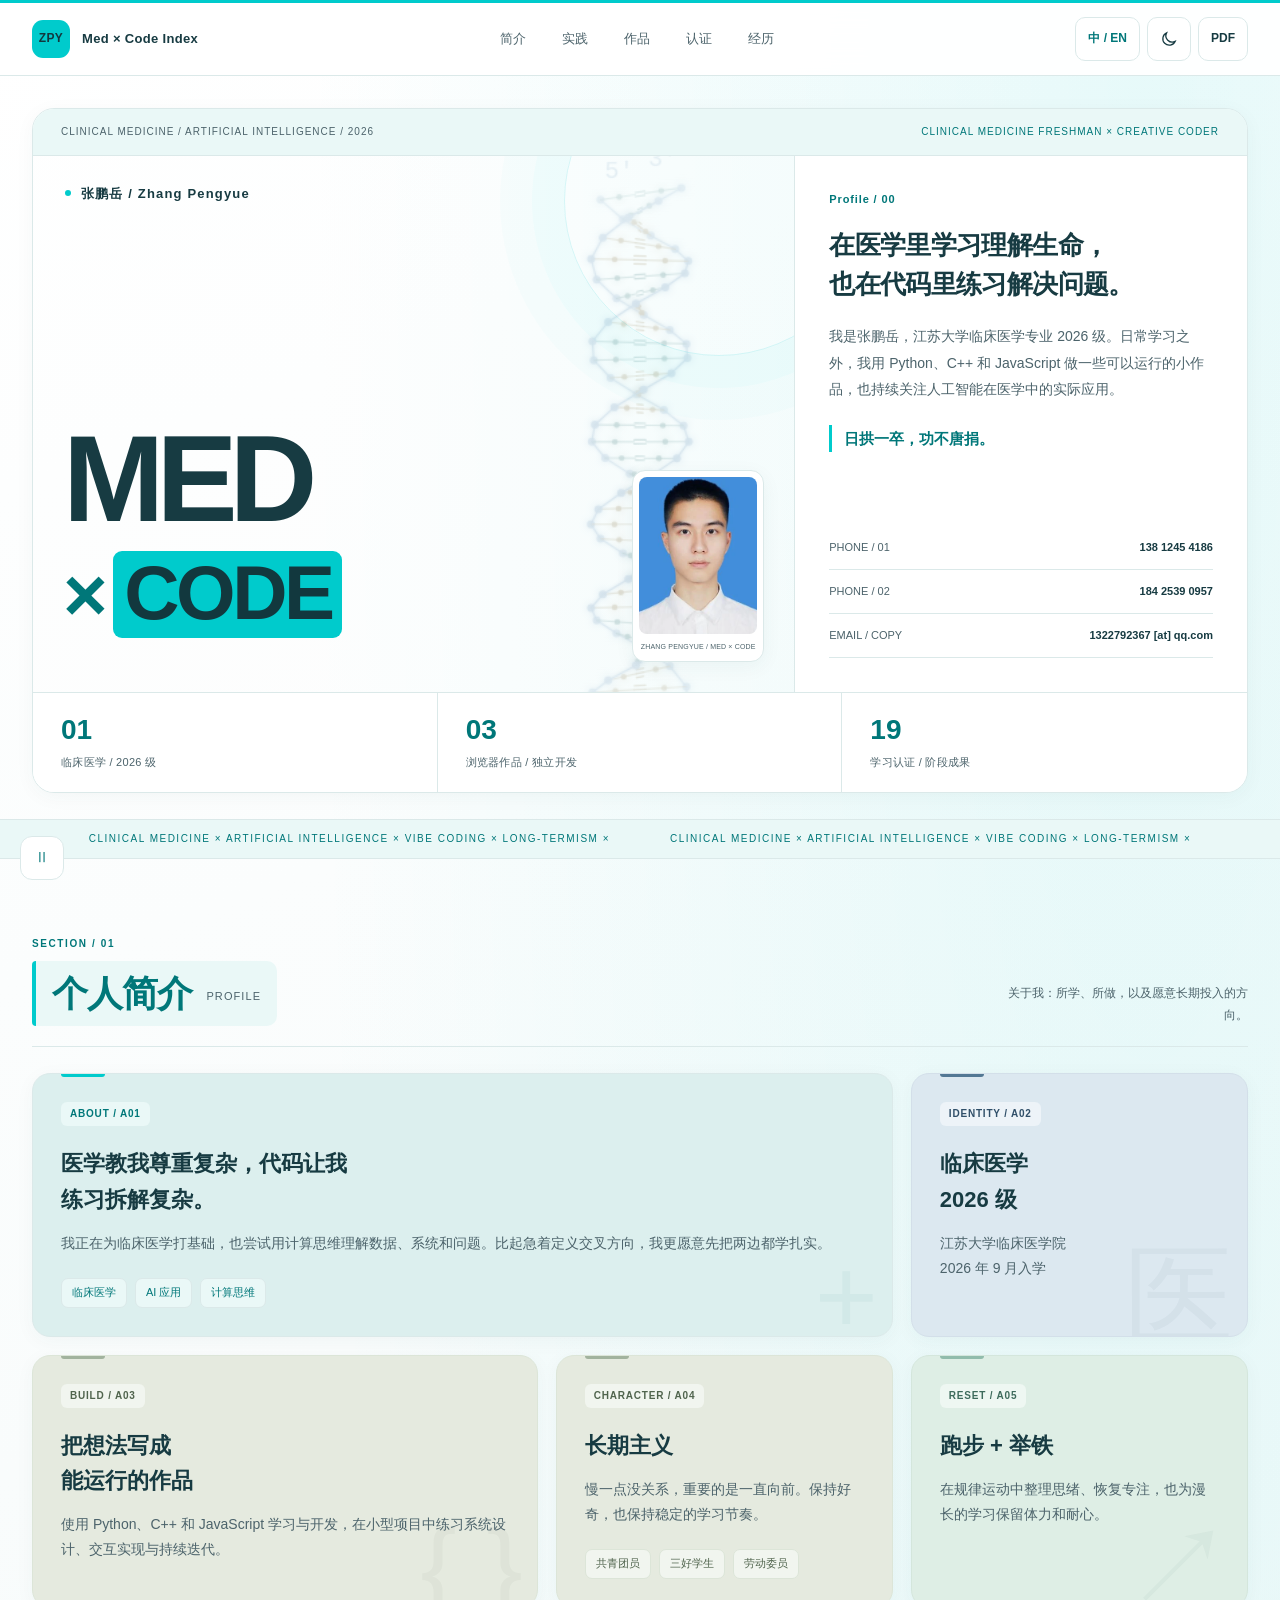
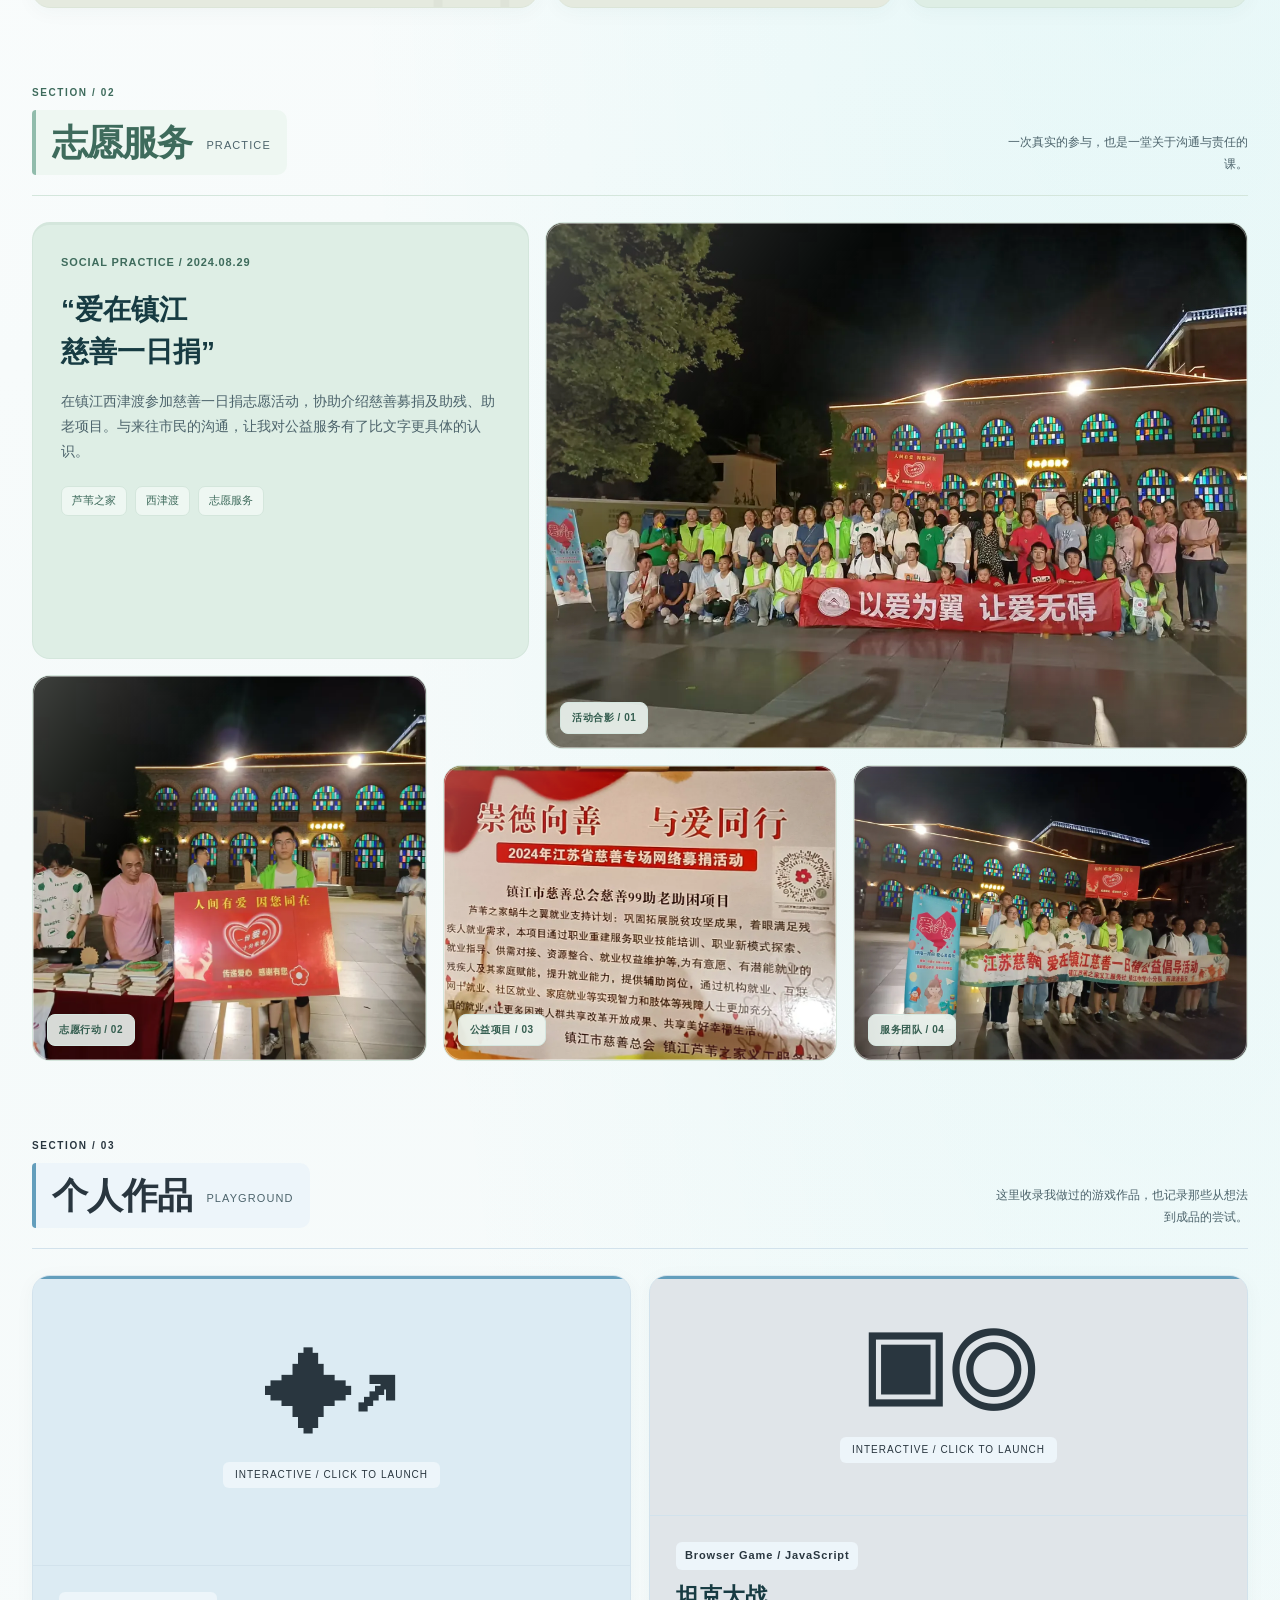
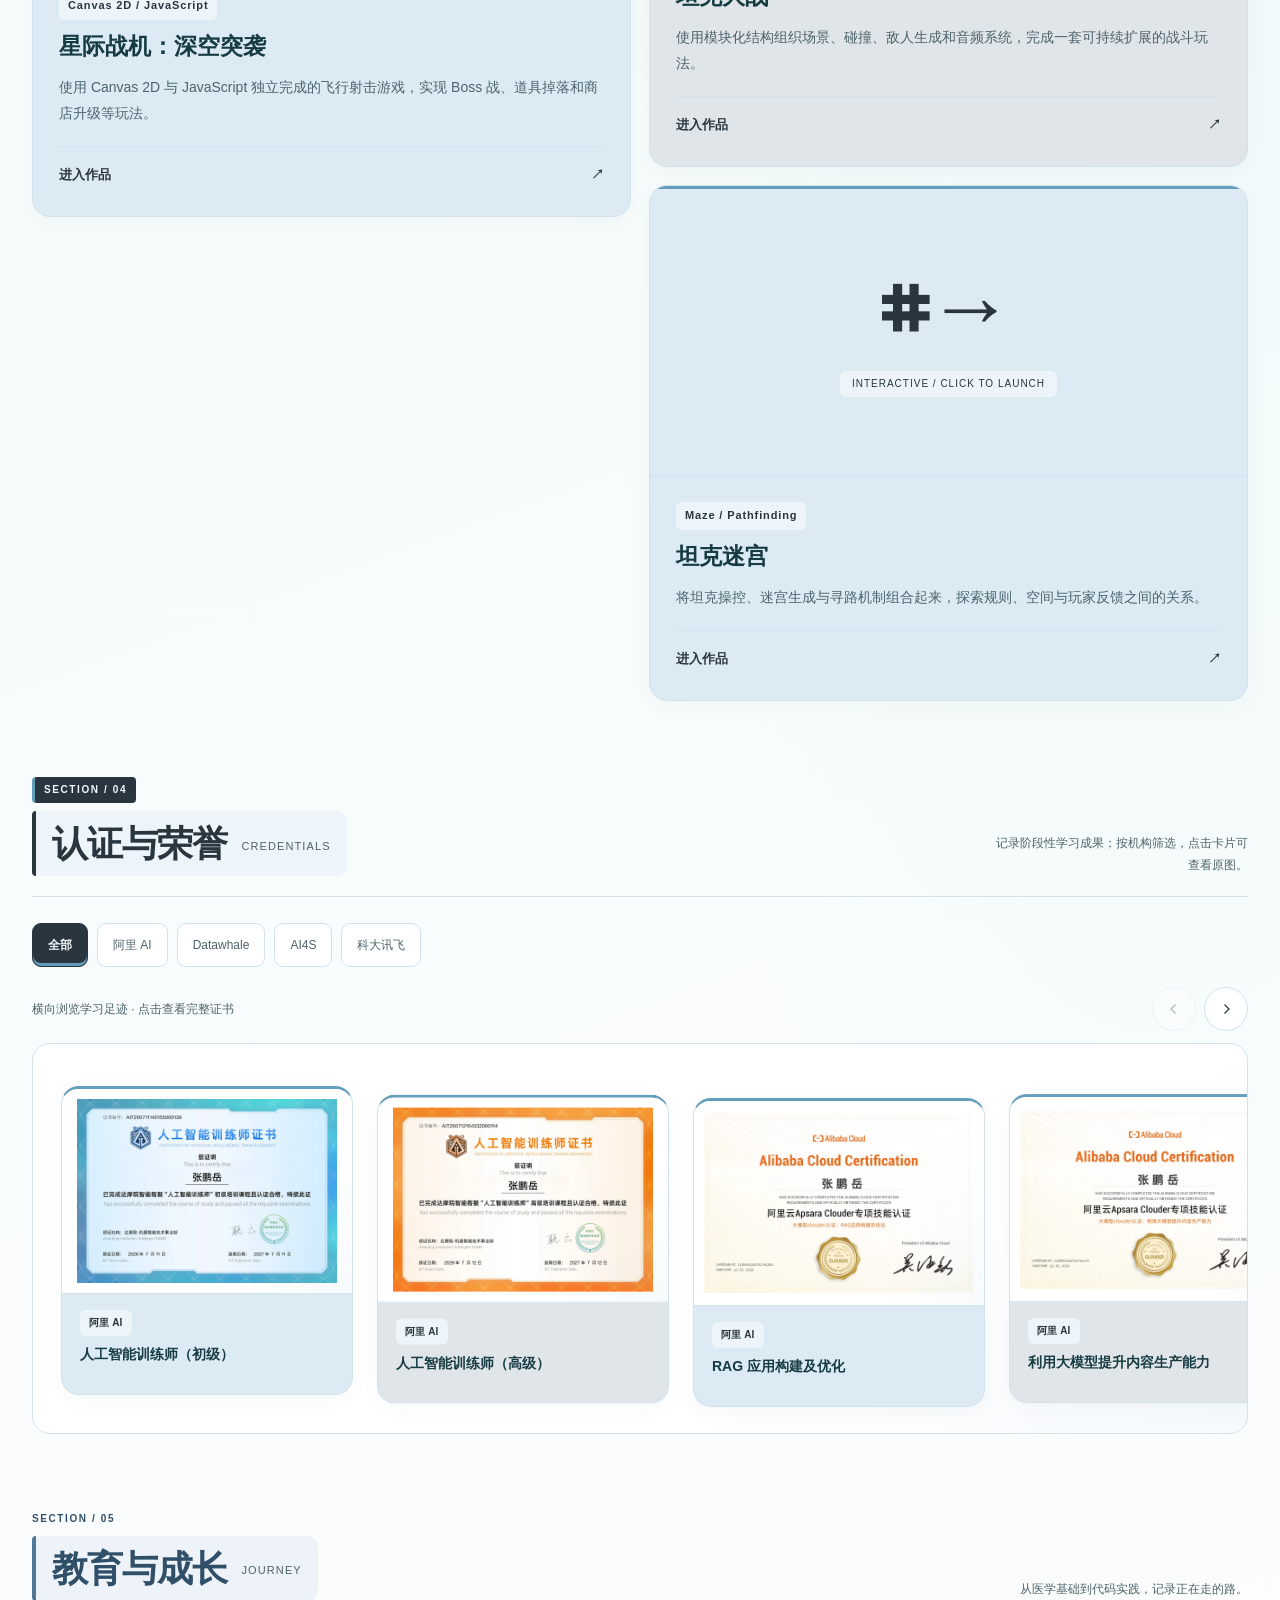
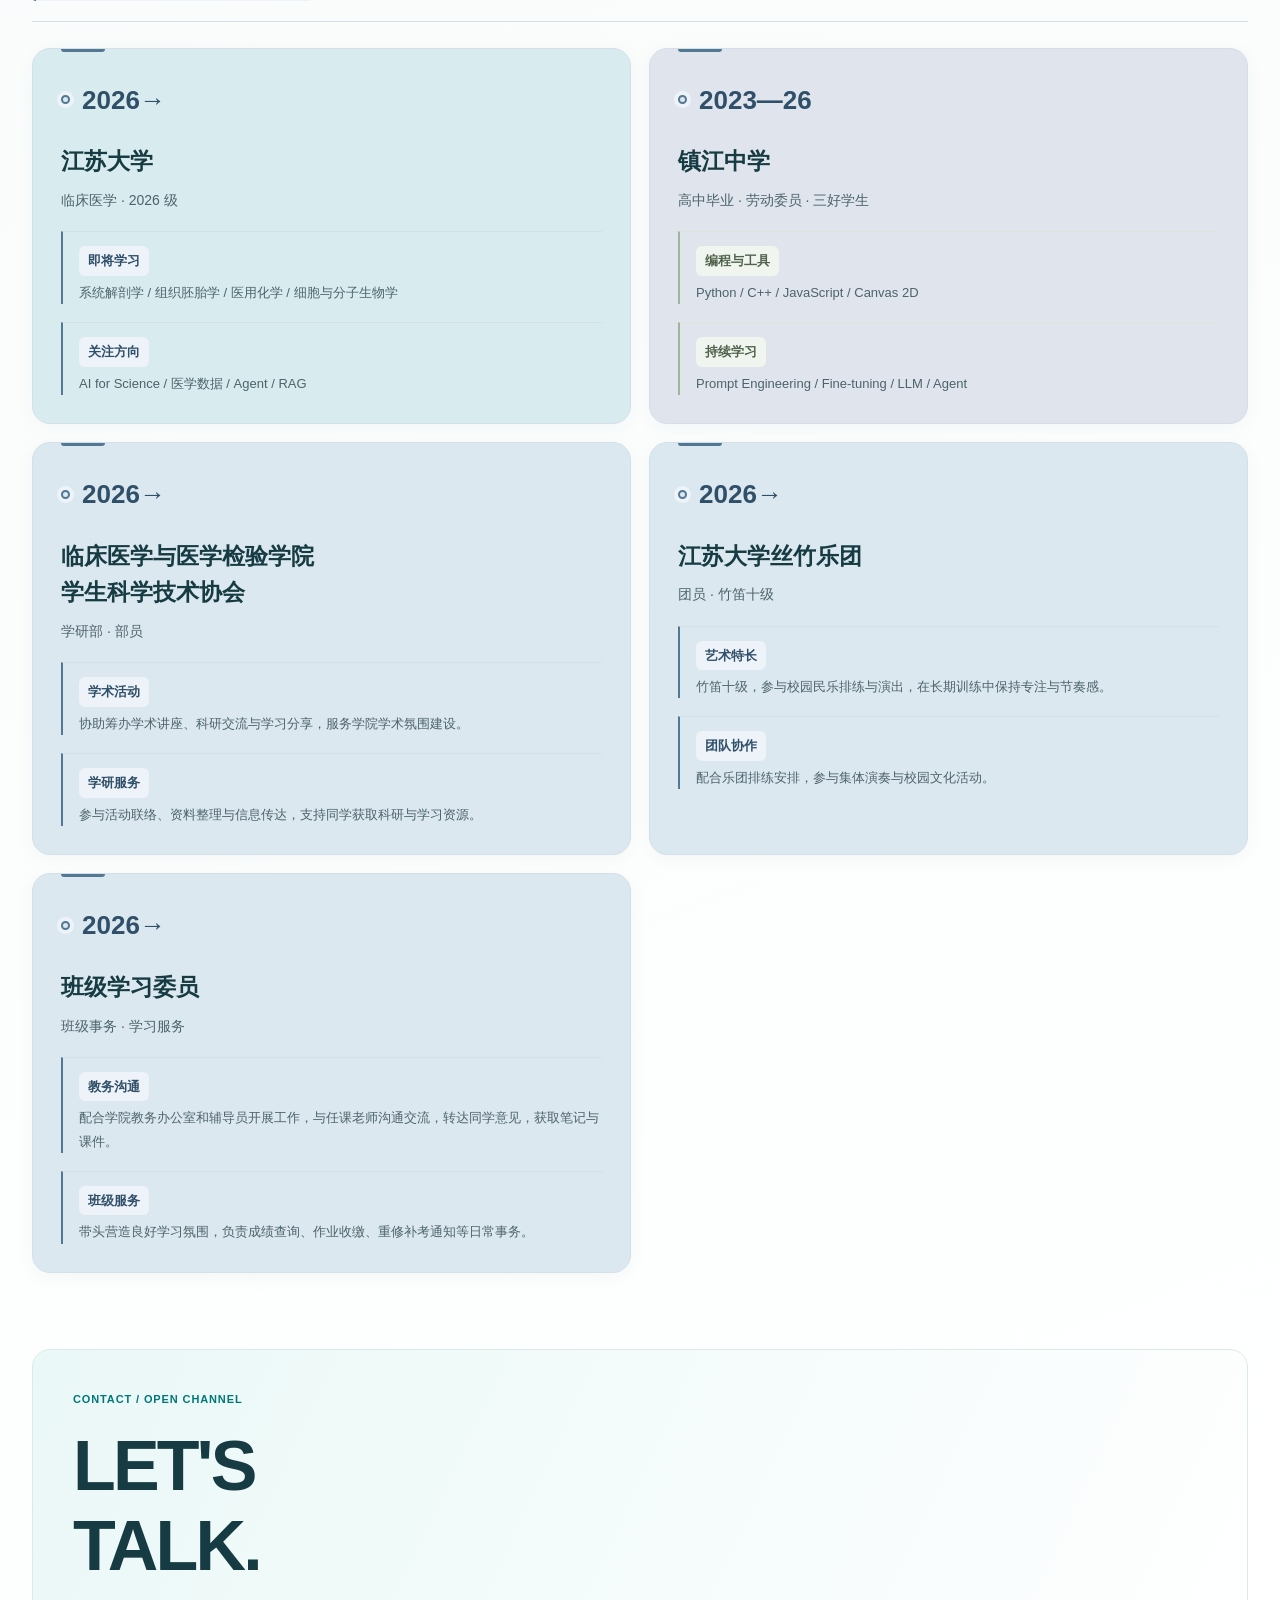
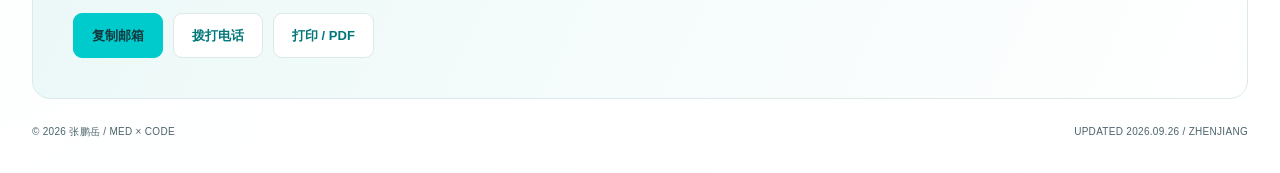
<file: index.html>
<!doctype html>
<html lang="zh-CN" data-theme="light">
<head>
  <meta charset="utf-8">
  <meta name="viewport" content="width=device-width, initial-scale=1, viewport-fit=cover">
  <meta name="description" content="张鹏岳个人简历">
  <meta name="theme-color" content="#00cbcc">
  <meta name="color-scheme" content="light dark">
  <link rel="preload" as="image" href="证件照_WPS证件照.webp" type="image/webp" fetchpriority="high">
  <title>张鹏岳｜个人简历</title>
  <link rel="stylesheet" href="src/resume.css">
  <link rel="icon" type="image/svg+xml" href="src/favicon.svg">
</head>
<body>


  <div id="acid-app">
    <canvas id="acid-particles" aria-hidden="true"></canvas>
    <figure class="dna-animation" aria-label="DNA 半保留复制循环动画">
      <canvas id="dna-canvas" width="960" height="540" role="img" aria-describedby="dna-description">DNA 双螺旋复制示意：A 与 T 配对，G 与 C 配对；母链反向平行，新链以 5′→3′ 方向合成。</canvas>
      <figcaption id="dna-description" class="visually-hidden">10 秒点线动画：稳态、解旋、复制、子代分离、视觉复位。冷蓝母链与明亮新链区分，浅青 A–T 为两条氢键，暖金 G–C 为三条氢键。前导链连续延伸，后随链以冈崎片段合成。复位是用于循环展示的视觉转场，并非生物学逆过程。本动画为简化机制示意，未展示复制酶与引物。</figcaption>
    </figure>
    <button class="dna-toggle" type="button" aria-label="暂停 DNA 动画" aria-pressed="false">Ⅱ</button>
    <header class="a-header"><div class="a-wrap a-header-in"><a class="a-brand" href="#acid-top"><span class="a-mark">ZPY</span><span>Med × Code Index</span></a><nav class="a-nav"><a href="#acid-profile">Profile</a><a href="#acid-practice">Practice</a><a href="#acid-play">Playground</a><a href="#acid-certs">Credentials</a><a href="#acid-journey">Journey</a></nav><div class="a-tools"><button id="a-lang" class="a-tool" type="button" aria-label="切换中文和英文">中 / EN</button><button id="a-theme" class="a-tool" type="button" aria-label="切换深浅色模式"><svg class="a-theme-icon sun" viewBox="0 0 24 24" aria-hidden="true"><circle cx="12" cy="12" r="4"></circle><line x1="12" y1="2" x2="12" y2="5"></line><line x1="12" y1="19" x2="12" y2="22"></line><line x1="2" y1="12" x2="5" y2="12"></line><line x1="19" y1="12" x2="22" y2="12"></line><line x1="4.9" y1="4.9" x2="7" y2="7"></line><line x1="17" y1="17" x2="19.1" y2="19.1"></line><line x1="19.1" y1="4.9" x2="17" y2="7"></line><line x1="7" y1="17" x2="4.9" y2="19.1"></line></svg><svg class="a-theme-icon moon" viewBox="0 0 24 24" aria-hidden="true"><path d="M20.2 15.2A8.5 8.5 0 0 1 8.8 3.8 8.6 8.6 0 1 0 20.2 15.2Z"></path></svg></button><button id="a-print" class="a-tool" type="button">PDF</button></div></div></header>
    <main id="acid-top">
    <section class="a-hero a-wrap"><div class="a-hero-shell"><div class="a-microbar"><span>Clinical Medicine / Artificial Intelligence / 2026</span><span>Clinical Medicine Freshman × Creative Coder</span></div><div class="a-hero-main"><div class="a-type"><p class="a-name">张鹏岳 / Zhang Pengyue</p><figure class="a-avatar"><img src="证件照_WPS证件照.webp" alt="张鹏岳证件照" width="600" height="800" decoding="async" fetchpriority="high"><figcaption>ZHANG PENGYUE / MED × CODE</figcaption></figure><h1 class="a-mega"><span>MED</span><span class="a-outline">× <i>CODE</i></span></h1></div><aside class="a-side"><div><p class="a-label">Profile / 00</p><p class="a-copy"><strong>在医学里学习理解生命，<br>也在代码里练习解决问题。</strong>我是张鹏岳，江苏大学临床医学专业 2026 级新生。日常学习之外，我用 Python、C++ 和 JavaScript 做一些可以运行的小作品，也持续关注人工智能在医学中的实际应用。</p><p class="a-motto">日拱一卒，功不唐捐。</p></div><div class="a-contact"><a href="tel:13812454186"><span>PHONE / 01</span><b>138 1245 4186</b></a><a href="tel:18425390957"><span>PHONE / 02</span><b>184 2539 0957</b></a><button id="a-email-top" class="a-email-top" type="button"><span>EMAIL / COPY</span><b>1322792367 [at] qq.com</b></button></div></aside></div><div class="a-stats"><div class="a-stat"><b>01</b><span>Clinical Medicine / 2026 级新生</span></div><div class="a-stat"><b>03</b><span>Browser Works / 独立开发</span></div><div class="a-stat"><b id="a-cert-count">19</b><span>Learning Credentials / 阶段成果</span></div></div></div></section>
      <div class="a-ticker"><div class="a-ticker-in"><span>CLINICAL MEDICINE × ARTIFICIAL INTELLIGENCE × VIBE CODING × LONG-TERMISM ×</span><span>CLINICAL MEDICINE × ARTIFICIAL INTELLIGENCE × VIBE CODING × LONG-TERMISM ×</span></div></div>
    <section id="acid-profile" class="a-section a-wrap"><div class="a-section-head"><div><span class="a-sec-no">SECTION / 01</span><h2 class="a-title">PROFILE</h2></div><p class="a-aside">关于我：所学、所做，以及愿意长期投入的方向。</p></div><div class="a-profile"><article class="a-card wide"><span class="a-code">ABOUT / A01</span><h3>医学教我尊重复杂，代码让我练习拆解复杂。</h3><p>我正在为临床医学打基础，也尝试用计算思维理解数据、系统和问题。比起急着定义交叉方向，我更愿意先把两边都学扎实。</p><div class="a-tags"><span class="a-tag">临床医学</span><span class="a-tag">AI 应用</span><span class="a-tag">计算思维</span></div><span class="a-giant">+</span></article><article class="a-card acid" data-tone="study"><span class="a-code">IDENTITY / A02</span><h3>临床医学<br>2026 级</h3><p>江苏大学临床医学院<br>2026 年 9 月入学</p><span class="a-giant">医</span></article><article class="a-card purple" data-tone="sage"><span class="a-code">BUILD / A03</span><h3>把想法写成<br>能运行的作品</h3><p>使用 Python、C++ 和 JavaScript 学习与开发，在小型项目中练习系统设计、交互实现与持续迭代。</p><span class="a-giant">{ }</span></article><article class="a-card" data-tone="sage"><span class="a-code">CHARACTER / A04</span><h3>长期主义</h3><p>慢一点没关系，重要的是一直向前。保持好奇，也保持稳定的学习节奏。</p><div class="a-tags"><span class="a-tag">共青团员</span><span class="a-tag">三好学生</span><span class="a-tag">劳动委员</span></div></article><article class="a-card" data-tone="mint"><span class="a-code">RESET / A05</span><h3>跑步 + 举铁</h3><p>在规律运动中整理思绪、恢复专注，也为漫长的学习保留体力和耐心。</p><span class="a-giant">↗</span></article></div></section>
    <section id="acid-practice" class="a-section a-wrap"><div class="a-section-head"><div><span class="a-sec-no">SECTION / 02</span><h2 class="a-title">PRACTICE</h2></div><p class="a-aside">一次真实的参与，也是一堂关于沟通与责任的课。</p></div><div class="a-practice"><article class="a-practice-copy"><p class="a-label" style="color:#070707">SOCIAL PRACTICE / 2024.08.29</p><h3>“爱在镇江<br>慈善一日捐”</h3><p>在镇江西津渡参加慈善一日捐志愿活动，协助介绍慈善募捐及助残、助老项目。与来往市民的沟通，让我对公益服务有了比文字更具体的认识。</p><div class="a-meta"><span>芦苇之家</span><span>西津渡</span><span>志愿服务</span></div></article><figure class="a-photo a-pa" data-tag="GROUP / 01"><img src="社会实践/微信图片_20260815221616_14_219.webp" alt="慈善活动参与者合影" loading="lazy"></figure><figure class="a-photo a-pb" data-tag="ACTION / 02"><img src="社会实践/微信图片_20260815221615_13_219.webp" alt="张鹏岳参与慈善活动宣传" loading="lazy"></figure><figure class="a-photo a-pc" data-tag="CAUSE / 03"><img src="社会实践/微信图片_20260815221615_12_219.webp" alt="慈善项目介绍牌" loading="lazy"></figure><figure class="a-photo a-pd" data-tag="TEAM / 04"><img src="社会实践/微信图片_20260815221614_11_219.webp" alt="志愿服务团队合影" loading="lazy"></figure></div></section>
      <section id="acid-play" class="a-section a-wrap"><div class="a-section-head"><div><span class="a-sec-no">SECTION / 03</span><h2 class="a-title">PLAYGROUND</h2></div><p class="a-aside">瀑布流收录游戏作品：没有标准答案，只有不断发生的实验。</p></div><div id="a-media-grid" class="a-waterfall"></div></section>
      <section id="acid-certs" class="a-section a-wrap"><div class="a-section-head"><div><span class="a-sec-no">SECTION / 04</span><h2 class="a-title">CREDENTIALS</h2></div><p class="a-aside">按机构筛选证书，点击卡片可查看本地高清原图。</p></div><div id="a-filters" class="a-filters" role="tablist" aria-label="证书筛选"></div><div id="a-cert-grid" class="a-certs"></div></section>
    <section id="acid-journey" class="a-section a-wrap"><div class="a-section-head"><div><span class="a-sec-no">SECTION / 05</span><h2 class="a-title">JOURNEY</h2></div><p class="a-aside">从医学基础到代码实践，记录正在走的路。</p></div><div class="a-journey"><article class="a-journey-card acid" data-surface="lake"><div class="a-year">2026→</div><h3>江苏大学</h3><p>临床医学 · 2026 级新生</p><div class="a-skill"><b>即将学习</b><span>系统解剖学 / 组织胚胎学 / 医用化学 / 细胞与分子生物学</span></div><div class="a-skill"><b>关注方向</b><span>AI for Science / 医学数据 / Agent / RAG</span></div></article><article class="a-journey-card" data-surface="navy"><div class="a-year">2023—26</div><h3>镇江中学</h3><p>高中毕业 · 劳动委员 · 三好学生</p><div class="a-skill"><b>编程与工具</b><span>Python / C++ / JavaScript / Canvas 2D</span></div><div class="a-skill"><b>持续学习</b><span>Prompt Engineering / Fine-tuning / LLM / Agent</span></div></article><article class="a-journey-card" data-surface="blue"><div class="a-year">2026→</div><h3>临床医学与医学检验学院<br>学生科学技术协会</h3><p>学研部 · 部员</p><div class="a-skill"><b>学术活动</b><span>协助筹办学术讲座、科研交流与学习分享，服务学院学术氛围建设。</span></div><div class="a-skill"><b>学研服务</b><span>参与活动联络、资料整理与信息传达，支持同学获取科研与学习资源。</span></div></article><article class="a-journey-card" data-surface="mint"><div class="a-year">2026→</div><h3>江苏大学丝竹乐团</h3><p>团员 · 竹笛十级</p><div class="a-skill"><b>艺术特长</b><span>竹笛十级，参与校园民乐排练与演出，在长期训练中保持专注与节奏感。</span></div><div class="a-skill"><b>团队协作</b><span>配合乐团排练安排，参与集体演奏与校园文化活动。</span></div></article><article class="a-journey-card" data-surface="sage"><div class="a-year">2026→</div><h3>班级学习委员</h3><p>班级事务 · 学习服务</p><div class="a-skill"><b>教务沟通</b><span>配合学院教务办公室和辅导员开展工作，与任课老师沟通交流，转达同学意见，获取笔记与课件。</span></div><div class="a-skill"><b>班级服务</b><span>带头营造良好学习氛围，负责成绩查询、作业收缴、重修补考通知等日常事务。</span></div></article></div></section>
    <section class="a-contact-sec a-wrap"><div class="a-contact-block"><p class="a-label" style="color:#070707">CONTACT / OPEN CHANNEL</p><h2>LET'S<br>TALK.</h2><div class="a-contact-actions"><button id="a-copy-email" class="a-contact-btn" type="button">复制邮箱</button><a class="a-contact-btn" href="tel:13812454186">拨打电话</a><button id="a-print-bottom" class="a-contact-btn" type="button">打印 / PDF</button></div></div><footer class="a-footer"><span>© 2026 张鹏岳 / MED × CODE</span><span>UPDATED 2026.09.26 / ZHENJIANG</span></footer></section>
    </main>
    <button id="a-top" class="a-top" type="button" aria-label="返回顶部">↑</button><div id="a-toast" class="a-toast" role="status"></div><dialog id="a-dialog" class="a-dialog" aria-labelledby="a-dialog-title"><div class="a-dialog-bar"><h3 id="a-dialog-title"></h3><div class="a-dialog-tools"><button id="a-dialog-prev" class="a-dialog-step" type="button" aria-label="上一张证书">←</button><span id="a-dialog-count" class="a-dialog-count">01 / 19</span><button id="a-dialog-next" class="a-dialog-step" type="button" aria-label="下一张证书">→</button><button id="a-dialog-close" class="a-dialog-close" type="button" aria-label="关闭">×</button></div></div><div class="a-dialog-stage"><img id="a-dialog-img" alt="证书大图"><span class="a-dialog-hint">SCROLL / WHEEL TO BROWSE</span><i id="a-dialog-progress" class="a-dialog-progress"></i></div></dialog>
  </div>

  <script id="acid-script" defer>
    (()=>{
      const data={email:{user:'1322792367',domain:'qq.com'},media:[
        {type:'game',title:'星际战机：深空突袭',kind:'Canvas 2D / JavaScript',text:'使用 Canvas 2D 与 JavaScript 独立完成的飞行射击游戏，实现 Boss 战、道具掉落和商店升级等玩法。',url:'sub-page/飞机大战/index.html',glyph:'✦↗',cls:'tall'},
        {type:'game',title:'坦克大战',kind:'Browser Game / JavaScript',text:'使用模块化结构组织场景、碰撞、敌人生成和音频系统，完成一套可持续扩展的战斗玩法。',url:'sub-page/坦克大战/index.html',glyph:'▣◎',cls:'black'},
        {type:'game',title:'坦克迷宫',kind:'Maze / Pathfinding',text:'将坦克操控、迷宫生成与寻路机制组合起来，探索规则、空间与玩家反馈之间的关系。',url:'sub-page/坦克迷宫/index.html',glyph:'⌗→',cls:'tall purple'}],certs:[
        ['阿里 AI','人工智能训练师（初级）','专业认证与荣誉/阿里 AI 系列证书/人工智能训练师（初级）-张鹏岳-20260711.webp'],['阿里 AI','人工智能训练师（高级）','专业认证与荣誉/阿里 AI 系列证书/人工智能训练师（高级）-张鹏岳-20260712.webp'],['阿里 AI','RAG 应用构建及优化','专业认证与荣誉/阿里 AI 系列证书/大模型Clouder认证：RAG应用构建及优化.webp'],['阿里 AI','利用大模型提升内容生产能力','专业认证与荣誉/阿里 AI 系列证书/大模型Clouder认证：利用大模型提升内容生产能力.webp'],['阿里 AI','PAI ArtLab 的 AIGC 设计','专业认证与荣誉/阿里 AI 系列证书/大模型Clouder认证：基于PAI ArtLab的AIGC设计.webp'],['阿里 AI','百炼平台构建智能体应用','专业认证与荣誉/阿里 AI 系列证书/大模型Clouder认证：基于百炼平台构建智能体应用.webp'],['阿里 AI','通义灵码高效 AI 编码实践','专业认证与荣誉/阿里 AI 系列证书/大模型Clouder认证：基于通义灵码实现高效 AI 编码实践.webp'],
        ['Datawhale','Agent Engineer 证书','专业认证与荣誉/Datawhale & 互联网大厂 AI 系列证书/Agent Engineer 证书.webp'],['Datawhale','Agent Engineer 能力认证','专业认证与荣誉/Datawhale & 互联网大厂 AI 系列证书/Agent Engineer 能力认证.webp'],['Datawhale','Fine-tuning Engineer 能力认证','专业认证与荣誉/Datawhale & 互联网大厂 AI 系列证书/Fine-tuning Engineer 能力认证.webp'],['Datawhale','LM Engineer 认证','专业认证与荣誉/Datawhale & 互联网大厂 AI 系列证书/LM Engineer 认证.webp'],['Datawhale','Prompt Engineer 证书','专业认证与荣誉/Datawhale & 互联网大厂 AI 系列证书/Prompt Engineer 证书.png'],['Datawhale','AI + 编程能力认证','专业认证与荣誉/Datawhale & 互联网大厂 AI 系列证书/AI + 编程能力认证证书.webp'],['Datawhale','AI + 数据分析能力认证','专业认证与荣誉/Datawhale & 互联网大厂 AI 系列证书/AI + 数据分析能力认证.webp'],['Datawhale','大模型开发工程师','专业认证与荣誉/Datawhale & 互联网大厂 AI 系列证书/「大模型开发工程师」证书.webp'],
        ['AI4S','AI4S Cup · Python 基础能力认证','专业认证与荣誉/北京深势科技有限公司 AI 系列证书/AI4S Cup - Python基础能力认证.webp'],['科大讯飞','AI 大学堂认证 · 01','专业认证与荣誉/科大讯飞 AI 系列证书/Ai大学认证证书.webp'],['科大讯飞','AI 大学堂认证 · 02','专业认证与荣誉/科大讯飞 AI 系列证书/Ai大学认证证书 (1).webp'],['科大讯飞','AI 大学堂认证 · 03','专业认证与荣誉/科大讯飞 AI 系列证书/Ai大学认证证书 (2).webp']]};
      const q=(s,p=document)=>p.querySelector(s),mk=(t,c,x)=>{const n=document.createElement(t);if(c)n.className=c;if(x!==undefined)n.textContent=x;return n},email=()=>data.email.user+'@'+data.email.domain;let toastTimer;
      const toast=x=>{const n=q('#a-toast');n.textContent=x;n.classList.add('show');clearTimeout(toastTimer);toastTimer=setTimeout(()=>n.classList.remove('show'),2200)};
      async function copyEmail(){try{if(navigator.clipboard?.writeText)await navigator.clipboard.writeText(email());else{const a=mk('textarea');a.value=email();a.style.cssText='position:fixed;opacity:0';document.body.append(a);a.select();document.execCommand('copy');a.remove()}toast('邮箱已复制 · '+email())}catch{toast('请手动复制 · '+email())}}
      function renderMedia(){const root=q('#a-media-grid');data.media.forEach(x=>{const card=mk('article','a-media '+x.cls);if(x.type==='music'){const v=mk('video','a-video');v.src=x.url;v.controls=true;v.preload='metadata';v.playsInline=true;card.append(v)}else{const visual=mk('div','a-visual'),g=mk('div','a-glyph',x.glyph);g.append(mk('small','', 'INTERACTIVE / CLICK TO LAUNCH'));visual.append(g);card.append(visual)}const body=mk('div','a-media-body');body.append(mk('span','a-kind',x.kind),mk('h3','',x.title),mk('p','',x.text));if(x.type==='game'){const a=mk('a','a-launch','进入作品');a.href=x.url;a.append(mk('span','', '↗'));body.append(a)}card.append(body);root.append(card)})}
      let detailIndex=0,detailLocked=false,detailBound=false;
      function updateCert(direction=0){const x=data.certs[detailIndex],img=q('#a-dialog-img');if(direction){img.classList.add('switching');setTimeout(()=>{img.src=x[2];img.alt=x[1];q('#a-dialog-title').textContent=x[1]+' / '+x[0];q('#a-dialog-count').textContent=String(detailIndex+1).padStart(2,'0')+' / '+String(data.certs.length).padStart(2,'0');q('#a-dialog-progress').style.setProperty('--progress',((detailIndex+1)/data.certs.length*100)+'%');img.classList.remove('switching')},150)}else{img.src=x[2];img.alt=x[1];q('#a-dialog-title').textContent=x[1]+' / '+x[0];q('#a-dialog-count').textContent=String(detailIndex+1).padStart(2,'0')+' / '+String(data.certs.length).padStart(2,'0');q('#a-dialog-progress').style.setProperty('--progress',((detailIndex+1)/data.certs.length*100)+'%')}}
      function stepCert(step){if(detailLocked)return;detailLocked=true;detailIndex=(detailIndex+step+data.certs.length)%data.certs.length;updateCert(step);setTimeout(()=>detailLocked=false,280)}
      function showCert(x){detailIndex=data.certs.indexOf(x);updateCert();const d=q('#a-dialog');if(!detailBound){d.addEventListener('wheel',e=>{e.preventDefault();if(Math.abs(e.deltaY)>5||Math.abs(e.deltaX)>5)stepCert((e.deltaY||e.deltaX)>0?1:-1)},{passive:false});d.addEventListener('keydown',e=>{if(e.key==='ArrowRight'||e.key==='ArrowDown')stepCert(1);if(e.key==='ArrowLeft'||e.key==='ArrowUp')stepCert(-1)});q('#a-dialog-prev').onclick=()=>stepCert(-1);q('#a-dialog-next').onclick=()=>stepCert(1);detailBound=true}if(!d.open)d.showModal()}
      function renderCerts(){const root=q('#a-cert-grid'),bar=q('#a-filters'),groups=['全部',...new Set(data.certs.map(x=>x[0]))],buttons=[];q('#a-cert-count').textContent=data.certs.length;data.certs.forEach(x=>{const c=mk('article','a-cert');c.tabIndex=0;c.dataset.org=x[0];c.setAttribute('role','button');const box=mk('div','a-cert-img'),img=mk('img');img.src=x[2];img.alt=x[1];img.loading='lazy';img.decoding='async';img.fetchPriority='low';box.append(img);const body=mk('div','a-cert-body');body.append(mk('span','a-org',x[0]),mk('h3','',x[1]));c.append(box,body);c.onclick=()=>showCert(x);c.onkeydown=e=>{if(e.key==='Enter'||e.key===' '){e.preventDefault();showCert(x)}};root.append(c)});const activate=i=>{buttons.forEach((b,j)=>{b.setAttribute('aria-selected',i===j);b.tabIndex=i===j?0:-1});root.querySelectorAll('.a-cert').forEach(c=>c.classList.toggle('hide',groups[i]!=='全部'&&c.dataset.org!==groups[i]));const stream=root.closest('.a-stream');if(stream)stream.scrollLeft=0;root.dispatchEvent(new Event('certfilterchange',{bubbles:true}))};groups.forEach((g,i)=>{const b=mk('button','a-filter',g);b.type='button';b.setAttribute('role','tab');b.setAttribute('aria-selected',i===0);b.tabIndex=i? -1:0;b.onclick=()=>activate(i);bar.append(b);buttons.push(b)});bar.onkeydown=e=>{if(!['ArrowRight','ArrowLeft','Home','End'].includes(e.key))return;e.preventDefault();let i=buttons.indexOf(document.activeElement);i=e.key==='Home'?0:e.key==='End'?buttons.length-1:e.key==='ArrowRight'?(i+1)%buttons.length:(i-1+buttons.length)%buttons.length;activate(i);buttons[i].focus()}}
      q('#a-theme').onclick=()=>{const next=document.documentElement.dataset.theme==='dark'?'light':'dark';document.documentElement.dataset.theme=next;localStorage.setItem('resume-theme',next)};q('#a-print').onclick=()=>print();q('#a-print-bottom').onclick=()=>print();q('#a-email-top').onclick=copyEmail;q('#a-copy-email').onclick=copyEmail;q('#a-top').onclick=()=>scrollTo({top:0,behavior:'smooth'});addEventListener('scroll',()=>q('#a-top').classList.toggle('show',scrollY>700),{passive:true});q('#a-dialog-close').onclick=()=>q('#a-dialog').close();q('#a-dialog').onclick=e=>{const d=q('#a-dialog'),r=d.getBoundingClientRect();if(e.target===d&&(e.clientX<r.left||e.clientX>r.right||e.clientY<r.top||e.clientY>r.bottom))d.close()};renderMedia();renderCerts();
    })();
  </script>
  <script id="acid-language-stream-script" defer>
    (()=>{ 
      const aq=(s,p=document)=>p.querySelector(s),all=(s,p=document)=>[...p.querySelectorAll(s)],set=(s,text)=>{const n=aq(s);if(n)n.textContent=text},setHTML=(s,html)=>{const n=aq(s);if(n)n.innerHTML=html};
      let lang=localStorage.getItem('acid-lang')||'zh';
      const copy={
        zh:{nav:['简介','实践','作品','认证','经历'],heroStrong:'在医学里学习理解生命，<br>也在代码里练习解决问题。',heroCopy:'我是张鹏岳，江苏大学临床医学专业 2026 级新生。日常学习之外，我用 Python、C++ 和 JavaScript 做一些可以运行的小作品，也持续关注人工智能在医学中的实际应用。',motto:'日拱一卒，功不唐捐。',stats:['临床医学 / 2026 级新生','浏览器作品 / 独立开发','学习认证 / 阶段成果'],profileAside:'关于我：所学、所做，以及愿意长期投入的方向。',practiceAside:'一次真实的参与，也是一堂关于沟通与责任的课。',playAside:'这里收录我做过的游戏作品，也记录那些从想法到成品的尝试。',certAside:'记录阶段性学习成果；按机构筛选，点击卡片可查看原图。',journeyAside:'从医学基础到代码实践，记录正在走的路。',copyEmail:'复制邮箱',pdf:'打印 / PDF',streamLabel:'CREDENTIAL STREAM',streamEnd:'滚动查看 / WHEEL TO FLOW',launch:'进入作品'},
        en:{nav:['Profile','Practice','Playground','Credentials','Journey'],heroStrong:'Learning to understand life through medicine,<br>and to solve problems through code.',heroCopy:'I am Zhang Pengyue, an incoming 2026 clinical medicine student at Jiangsu University. Beyond my studies, I build small, runnable projects with Python, C++ and JavaScript while following practical applications of AI in medicine.',motto:'Small steps, taken every day.',stats:['Clinical Medicine / CLASS OF 2026','BROWSER WORKS / SOLO BUILDS','LEARNING CREDENTIALS / PROGRESS'],profileAside:'What I study, what I build, and what I hope to pursue for the long term.',practiceAside:'A real experience—and a lesson in communication and responsibility.',playAside:'A collection of browser games, documenting the path from idea to finished work.',certAside:'A record of learning in progress. Filter by issuer and click a card to view the original.',journeyAside:'From medical foundations to coding practice, this is the road in progress.',copyEmail:'Copy email',pdf:'Print / PDF',streamLabel:'CREDENTIAL STREAM',streamEnd:'WHEEL TO FLOW',launch:'Launch project'}
      };
      // Keep the profile wording consistent with the current enrollment label.
      copy.zh.heroCopy=copy.zh.heroCopy.replace(/2026 级新生/g,'2026 级');
      copy.zh.stats=copy.zh.stats.map(x=>x.replace(/2026 级新生/g,'2026 级'));
      const profile=[
        {h:['医学教我尊重复杂，代码让我练习拆解复杂。','Medicine teaches me to respect complexity. Code helps me break it down.'],p:['我正在为临床医学打基础，也尝试用计算思维理解数据、系统和问题。比起急着定义交叉方向，我更愿意先把两边都学扎实。','I am building a foundation in clinical medicine while using computational thinking to understand data, systems and problems. Rather than defining the intersection too early, I want to learn both sides well.'],tags:[['临床医学','Clinical Medicine'],['AI 应用','Applied AI'],['计算思维','Computational Thinking']]},
        {h:['临床医学<br>2026 级','Clinical Medicine<br>CLASS OF 2026'],p:['江苏大学临床医学院<br>2026 年 9 月入学','Jiangsu University School of Clinical Medicine<br>Starting September 2026']},
        {h:['把想法写成<br>能运行的作品','Turning ideas into<br>working projects'],p:['使用 Python、C++ 和 JavaScript 学习与开发，在小型项目中练习系统设计、交互实现与持续迭代。','I learn and build with Python, C++ and JavaScript, using small projects to practise system design, interaction and iteration.']},
        {h:['长期主义','LONG-TERMISM'],p:['慢一点没关系，重要的是一直向前。保持好奇，也保持稳定的学习节奏。','It is fine to move slowly; what matters is continuing forward with curiosity and a steady rhythm.'],tags:[['共青团员','CYL Member'],['三好学生','Merit Student'],['劳动委员','Class Committee']]},
        {h:['跑步 + 举铁','RUN + LIFT'],p:['在规律运动中整理思绪、恢复专注，也为漫长的学习保留体力和耐心。','Regular exercise helps me clear my mind, regain focus, and keep the stamina and patience needed for long-term learning.']}
      ];
      const practice={h:['“爱在镇江<br>慈善一日捐”','“LOVE IN ZHENJIANG<br>CHARITY DAY”'],p:['在镇江西津渡参加慈善一日捐志愿活动，协助介绍慈善募捐及助残、助老项目。与来往市民的沟通，让我对公益服务有了比文字更具体的认识。','Volunteered at the Charity Day event in Xijindu, Zhenjiang, helping introduce fundraising and support programmes for older adults and people with disabilities. Conversations with visitors made community service more tangible to me.'],meta:[['芦苇之家','LUWEI HOME'],['西津渡','XIJINDU'],['志愿服务','VOLUNTEER']]};
      const journey=[{h:['江苏大学','JIANGSU UNIVERSITY'],p:['临床医学 · 2026 级','Clinical Medicine · CLASS OF 2026'],skills:[['即将学习','UPCOMING STUDY'],['系统解剖学 / 组织胚胎学 / 医用化学 / 细胞与分子生物学','Anatomy / Histology / Medical Chemistry / Cell & Molecular Biology'],['关注方向','AREAS OF INTEREST'],['AI for Science / 医学数据 / Agent / RAG','AI for Science / Medical Data / Agent / RAG']]},{h:['镇江中学','ZHENJIANG HIGH SCHOOL'],p:['高中毕业 · 劳动委员 · 三好学生','Graduate · Class Committee · Merit Student'],skills:[['编程与工具','CODE & TOOLS'],['Python / C++ / JavaScript / Canvas 2D','Python / C++ / JavaScript / Canvas 2D'],['持续学习','ONGOING LEARNING'],['Prompt Engineering / Fine-tuning / LLM / Agent','Prompt Engineering / Fine-tuning / LLM / Agent']]},{h:['临床医学与医学检验学院<br>学生科学技术协会','SCHOOL OF CLINICAL MEDICINE & MEDICAL LABORATORY SCIENCE<br>STUDENT ASSOCIATION FOR SCIENCE & TECHNOLOGY'],p:['学研部 · 部员','ACADEMIC & RESEARCH DIVISION · MEMBER'],skills:[['学术活动','ACADEMIC PROGRAMMES'],['协助筹办学术讲座、科研交流与学习分享，服务学院学术氛围建设。','Support academic lectures, research exchanges and peer learning sessions to strengthen the school\'s academic community.'],['学研服务','ACADEMIC SUPPORT'],['参与活动联络、资料整理与信息传达，支持同学获取科研与学习资源。','Coordinate events, organise materials and share information to help students access research and learning resources.']]},{h:['江苏大学丝竹乐团','JIANGSU UNIVERSITY SILK & BAMBOO ENSEMBLE'],p:['团员 · 竹笛十级','Member · Dizi Grade 10'],skills:[['艺术特长','MUSICAL TRAINING'],['竹笛十级，参与校园民乐排练与演出，在长期训练中保持专注与节奏感。','Dizi Grade 10; participate in campus ensemble rehearsals and performances, building focus and rhythmic discipline.'],['团队协作','ENSEMBLE WORK'],['配合乐团排练安排，参与集体演奏与校园文化活动。','Coordinate rehearsals and contribute to ensemble performances and campus cultural events.']]},{h:['班级学习委员','CLASS ACADEMIC REPRESENTATIVE'],p:['班级事务 · 学习服务','CLASS SERVICE · ACADEMIC SUPPORT'],skills:[['教务沟通','ACADEMIC COORDINATION'],['配合学院教务办公室和辅导员开展工作，与任课老师沟通交流，转达同学意见，获取笔记与课件。','Work with the academic office and counsellor, communicate with instructors, relay classmates’ feedback, and collect notes and course materials.'],['班级服务','CLASS SUPPORT'],['带头营造良好学习氛围，负责成绩查询、作业收缴、重修补考通知等日常事务。','Help build a positive study environment and handle grade checks, assignment collection, and retake or make-up exam notices.']]}];
      function applyLanguage(){const c=copy[lang];document.documentElement.lang=lang==='zh'?'zh-CN':'en';set('#a-lang',lang==='zh'?'中 / EN':'EN / 中');all('.a-nav a').forEach((n,i)=>n.textContent=c.nav[i]);const copyNode=aq('.a-copy');if(copyNode)copyNode.innerHTML='<strong>'+c.heroStrong+'</strong>'+c.heroCopy;set('.a-motto',c.motto);all('.a-stat span').forEach((n,i)=>n.textContent=c.stats[i]);all('.a-section-head .a-aside').forEach((n,i)=>n.textContent=[c.profileAside,c.practiceAside,c.playAside,c.certAside,c.journeyAside][i]);set('#a-copy-email',c.copyEmail);set('#a-print-bottom',c.pdf);set('#a-stream-end',c.streamEnd);set('#a-stream-label',c.streamLabel);
        all('#acid-profile .a-card').forEach((card,i)=>{const x=profile[i];if(!x)return;const h=aq('h3',card),p=aq('p',card);if(h)h.innerHTML=x.h[lang==='zh'?0:1];if(p)p.innerHTML=x.p[lang==='zh'?0:1];const tags=aq('.a-tags',card);if(tags&&x.tags){tags.replaceChildren();x.tags.forEach(t=>tags.append(mk('span','a-tag',t[lang==='zh'?0:1])))}});
        setHTML('.a-practice-copy h3',practice.h[lang==='zh'?0:1]);set('.a-practice-copy>p:not(.a-label)',practice.p[lang==='zh'?0:1]);const meta=all('.a-meta span');practice.meta.forEach((x,i)=>{if(meta[i])meta[i].textContent=x[lang==='zh'?0:1]});
        const mediaText=lang==='zh'?[['Canvas 2D / JavaScript','星际战机：深空突袭','使用 Canvas 2D 与 JavaScript 独立完成的飞行射击游戏，实现 Boss 战、道具掉落和商店升级等玩法。'],['Browser Game / JavaScript','坦克大战','使用模块化结构组织场景、碰撞、敌人生成和音频系统，完成一套可持续扩展的战斗玩法。'],['Maze / Pathfinding','坦克迷宫','将坦克操控、迷宫生成与寻路机制组合起来，探索规则、空间与玩家反馈之间的关系。']]:[['Canvas 2D / JavaScript','STARFIGHTER: DEEP SPACE','A Canvas 2D and JavaScript shooting game with boss battles, item drops and shop upgrades.'],['Browser Game / JavaScript','TANK BATTLE','A browser combat game structured around modular scenes, collision, enemy spawning and audio systems.'],['Maze / Pathfinding','TANK MAZE','An exploration of rules, space and player feedback through tank controls, maze generation and pathfinding.']];all('.a-media').forEach((card,i)=>{const x=mediaText[i];if(!x)return;aq('.a-kind',card).textContent=x[0];aq('h3',card).textContent=x[1];aq('p',card).textContent=x[2];const launch=aq('.a-launch',card);if(launch)launch.firstChild.textContent=c.launch});
        all('.a-journey-card').forEach((card,i)=>{const x=journey[i];if(!x)return;aq('h3',card).innerHTML=x.h[lang==='zh'?0:1];aq('p',card).textContent=x.p[lang==='zh'?0:1];const skills=all('.a-skill',card);for(let k=0;k<skills.length;k++){const pair=x.skills[k*2],detail=x.skills[k*2+1];if(pair)aq('b',skills[k]).textContent=pair[lang==='zh'?0:1];if(detail)aq('span',skills[k]).textContent=detail[lang==='zh'?0:1]}});
        const firstFilter=aq('.a-filter');if(firstFilter)firstFilter.textContent=lang==='zh'?'全部':'ALL';localStorage.setItem('acid-lang',lang)}
      const mk=(t,c,x)=>{const n=document.createElement(t);if(c)n.className=c;if(x!==undefined)n.textContent=x;return n};
      aq('#a-lang').onclick=()=>{lang=lang==='zh'?'en':'zh';applyLanguage()};
      const grid=aq('#a-cert-grid'),shell=document.createElement('div');
      shell.className='a-stream';shell.id='a-certificate-stream';shell.setAttribute('role','region');
      grid.before(shell);shell.append(grid);applyLanguage();
    })();
  </script>

  <script id="asset-performance-script">
    document.querySelectorAll('.a-photo img,.a-cert-img img').forEach(img=>{img.loading='lazy';img.decoding='async';img.fetchPriority='low';img.draggable=false});
    document.querySelectorAll('video').forEach(video=>video.preload=matchMedia('(max-width:700px)').matches?'none':'metadata');
    document.getElementById('a-dialog-img').decoding='async';
  </script>

  <script src="src/resume.js"></script>
  <script src="src/dna-animation.js"></script>
</body>
</html>
</file>
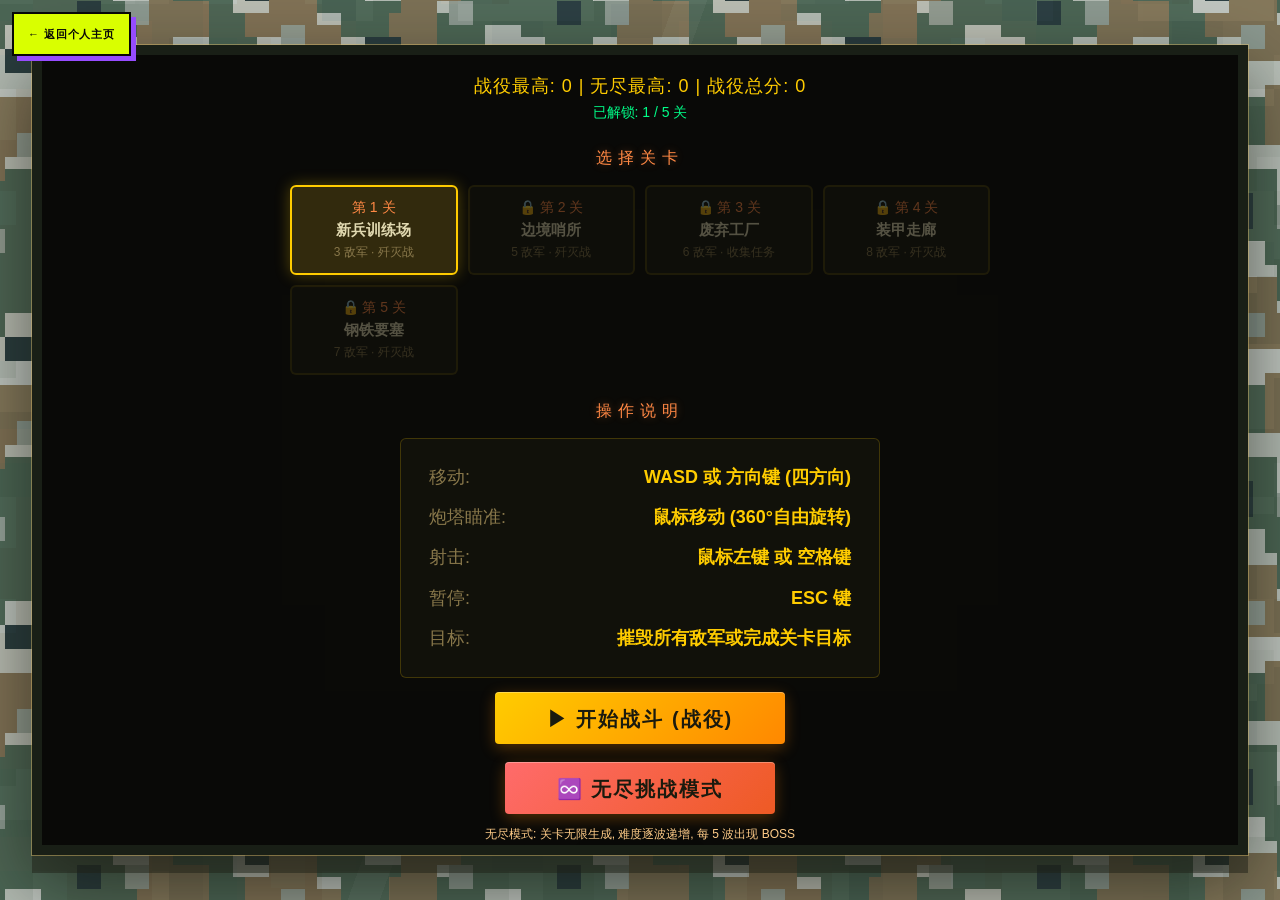
<file: sub-page/坦克迷宫/index.html>
<!DOCTYPE html>
<html lang="zh-CN">
<head>
    <meta charset="UTF-8">
    <!-- 移动端适配关键：
         - viewport-fit=cover 支持刘海屏/全面屏安全区
         - user-scalable=no + maximum-scale 防止双指缩放(游戏触屏时误缩放)
         - initial-scale=1.0 确保 1:1 CSS 像素渲染
    -->
    <meta name="viewport" content="width=device-width, initial-scale=1.0, maximum-scale=1.0, user-scalable=no, viewport-fit=cover">
    <meta name="apple-mobile-web-app-capable" content="yes">
    <meta name="apple-mobile-web-app-status-bar-style" content="black-translucent">
    <meta name="theme-color" content="#050503">
    <meta name="format-detection" content="telephone=no">
    <meta name="msapplication-tap-highlight" content="no">
    <title>钢铁迷宫：坦克突击</title>
    <link rel="stylesheet" href="styles.css?v=12">
    <style>.resume-home-link{position:fixed;top:max(12px,env(safe-area-inset-top));left:max(12px,env(safe-area-inset-left));z-index:9999;display:inline-flex;align-items:center;justify-content:center;min-height:44px;padding:0 14px;border:2px solid #070707;color:#070707;background:#d9ff00;box-shadow:5px 5px 0 #964cff;font:900 11px/1 Arial,"PingFang SC",sans-serif;letter-spacing:.08em;text-decoration:none;text-transform:uppercase;transition:.18s transform,.18s box-shadow}.resume-home-link:hover,.resume-home-link:focus-visible{transform:translate(-2px,-2px);box-shadow:7px 7px 0 #964cff;outline:2px solid #fff;outline-offset:2px}</style>
</head>
<body>
    <a class="resume-home-link" href="../../index.html#acid-play" aria-label="返回张鹏岳个人主页">← 返回个人主页</a>
    <div id="game-container">
        <aside class="field-brief field-brief-left" aria-hidden="true">
            <span class="brief-kicker">STEEL LABYRINTH / 02</span>
            <strong>TACTICAL<br>MAZE</strong>
            <i></i>
            <small>GRID NAVIGATION<br>ARMOR UNIT / ZPY</small>
        </aside>
        <aside class="field-brief field-brief-right" aria-hidden="true">
            <span class="brief-kicker">FIELD STATUS</span>
            <strong><b></b>LIVE</strong>
            <dl><div><dt>MISSION</dt><dd>MAZE RUN</dd></div><div><dt>SECTOR</dt><dd>2026 / A02</dd></div><div><dt>EXIT</dt><dd>LOCKED</dd></div></dl>
        </aside>
        <div class="game-stage" id="game-stage">
            <canvas id="game-canvas" width="960" height="640"></canvas>
            <div id="vignette"></div>
            <div id="hud-overlay"></div>
            <div id="scene-container"></div>

            <!-- 移动端触控：虚拟摇杆 + 射击按钮 (JS 在触控设备上显示) -->
            <div class="mobile-controls" id="mobile-controls" aria-hidden="true">
                <div class="joystick-container" id="joystick-container">
                    <div class="joystick-bg"></div>
                    <div class="joystick-knob" id="joystick-knob"></div>
                </div>
                <div class="shoot-btn-container" id="shoot-btn-container">
                    <button class="shoot-btn" id="shoot-btn" aria-label="射击"></button>
                </div>
            </div>
        </div>

        <!-- 竖屏提示：仅在竖屏且移动端显示 -->
        <div class="orientation-hint" id="orientation-hint" role="dialog" aria-label="请旋转至横屏">
            <div class="orientation-hint-icon" aria-hidden="true"></div>
            <h3>请将设备旋转至横屏</h3>
            <p>为获得最佳游戏体验<br>建议在横屏模式下进行游戏</p>
            <button class="hint-close" id="orientation-hint-close" type="button">仍以竖屏继续</button>
        </div>
    </div>
    <script src="src/config.js?v=4"></script>
    <script src="src/utils.js?v=3"></script>
    <script src="src/input.js?v=4"></script>
    <script src="src/audio.js?v=3"></script>
    <script src="src/maze.js?v=4"></script>
    <script src="src/effects.js?v=3"></script>
    <script src="src/pathfinding.js?v=3"></script>
    <script src="src/tank.js?v=3"></script>
    <script src="src/playerTank.js?v=3"></script>
    <script src="src/enemyTank.js?v=3"></script>
    <script src="src/hud.js?v=3"></script>
    <script src="src/scenes.js?v=4"></script>
    <script src="game.js?v=3"></script>
</body>
</html>
</file>
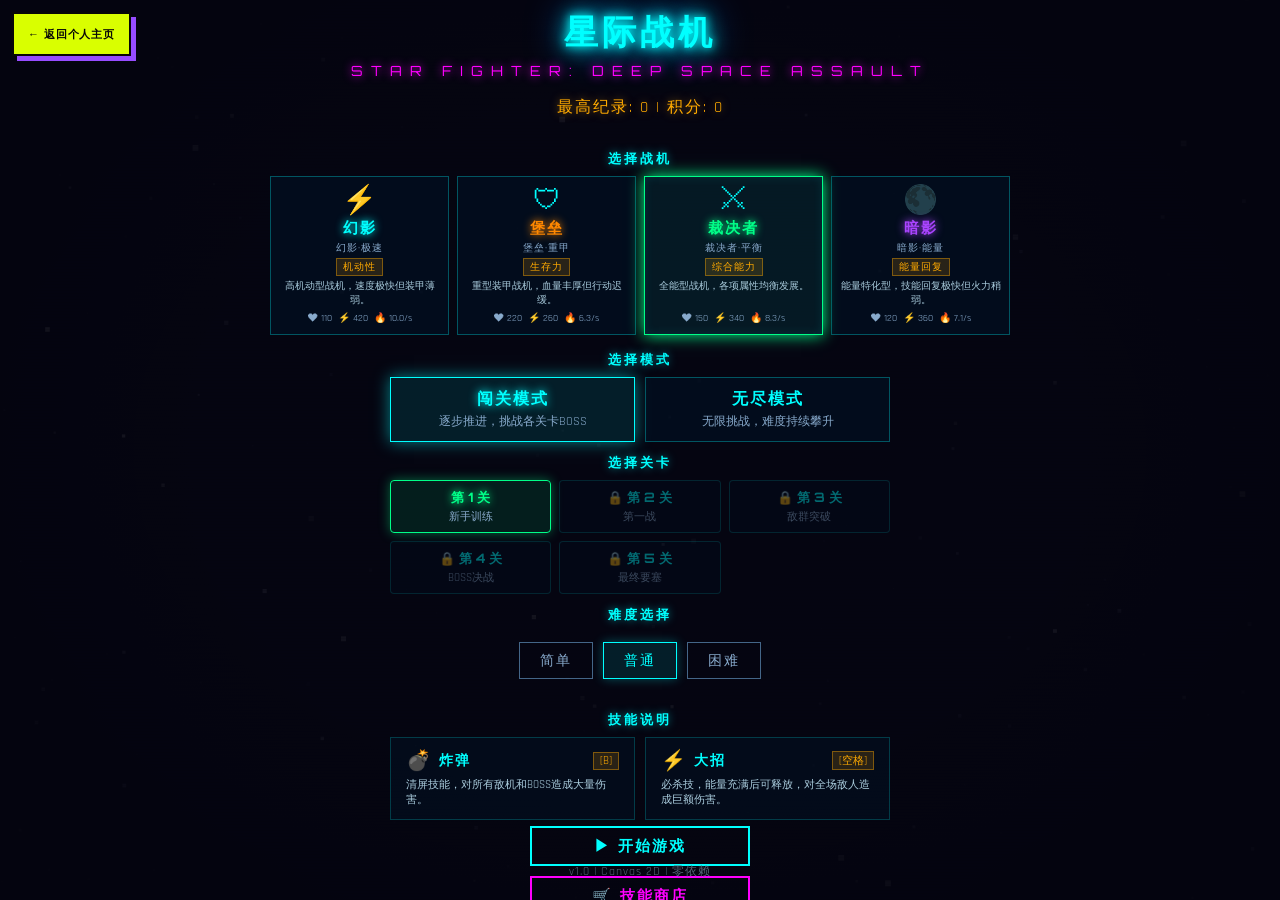
<file: sub-page/飞机大战/index.html>
<!DOCTYPE html>
<html lang="zh-CN">
<head>
    <meta charset="UTF-8">
    <meta name="viewport" content="width=device-width, initial-scale=1.0, user-scalable=no">
    <title>星际战机：深空突袭</title>
    <link rel="stylesheet" href="styles.css?v=18">
    <link href="https://fonts.googleapis.com/css2?family=Orbitron:wght@400;700;900&family=Rajdhani:wght@400;600;700&display=swap" rel="stylesheet">
    <style>.resume-home-link{position:fixed;top:max(12px,env(safe-area-inset-top));left:max(12px,env(safe-area-inset-left));z-index:9999;display:inline-flex;align-items:center;justify-content:center;min-height:44px;padding:0 14px;border:2px solid #070707;color:#070707;background:#d9ff00;box-shadow:5px 5px 0 #964cff;font:900 11px/1 Arial,"PingFang SC",sans-serif;letter-spacing:.08em;text-decoration:none;text-transform:uppercase;transition:.18s transform,.18s box-shadow}.resume-home-link:hover,.resume-home-link:focus-visible{transform:translate(-2px,-2px);box-shadow:7px 7px 0 #964cff;outline:2px solid #fff;outline-offset:2px}</style>
</head>
<body>
    <a class="resume-home-link" href="../../index.html#acid-play" aria-label="返回张鹏岳个人主页">← 返回个人主页</a>
    <div id="game-container">
        <canvas id="game-canvas" width="800" height="700"></canvas>
        <div id="scanlines"></div>
        <div id="vignette"></div>
        <div id="hud-overlay"></div>
        <div id="scene-container"></div>
    </div>
    <script src="src/config.js?v=18"></script>
    <script src="src/utils.js?v=18"></script>
    <script src="src/input.js?v=18"></script>
    <script src="src/audio.js?v=18"></script>
    <script src="src/entities/bullet.js?v=18"></script>
    <script src="src/entities/particle.js?v=18"></script>
    <script src="src/entities/powerup.js?v=18"></script>
    <script src="src/entities/enemy.js?v=18"></script>
    <script src="src/entities/player.js?v=18"></script>
    <script src="src/entities/boss.js?v=18"></script>
    <script src="src/systems/spawner.js?v=18"></script>
    <script src="src/systems/collision.js?v=18"></script>
    <script src="src/render/starfield.js?v=18"></script>
    <script src="src/render/hud.js?v=18"></script>
    <script src="src/scenes/scene.js?v=18"></script>
    <script src="src/scenes/menuScene.js?v=18"></script>
    <script src="src/scenes/gameScene.js?v=18"></script>
    <script src="src/scenes/bossScene.js?v=18"></script>
    <script src="src/scenes/gameoverScene.js?v=18"></script>
    <script src="src/scenes/shopScene.js?v=18"></script>
    <script src="game.js?v=18"></script>
</body>
</html>
</file>
<file: src/resume.css>
/* Medical resume · RGB(0, 203, 204). Keep the existing content grid. */
:root {
  color-scheme: light;
  --acid: #00cbcc;
  --purple: #429baf;
  --bg: #f5fafa;
  --panel: #fff;
  --fg: #173b42;
  --muted: #4c636b;
  --accent-ink: #007779;
  --soft: #eaf8f7;
  --line: #dbe9e9;
  --head: 76px;
  --radius: 18px;
  --soft-shadow: 0 4px 20px rgb(23 75 79 / 4%);
  /* Muted full-card surfaces; saturated accents remain small. */
  --teal-surface: #dcefee;
  --study-surface: #dce8f0;
  --lake-surface: #d8ebee;
  --navy-surface: #dfe4ed;
  --code-surface: #dcebf3;
  --slate-surface: #e0e5e9;
  --mint-surface: #deeee5;
  --sage-surface: #e5eadf;
  --study-accent: #537894;
  --study-ink: #304f69;
  --study-tint: #edf3f8;
  --study-line: #d3dfe9;
  --code-accent: #639ebc;
  --code-ink: #29363f;
  --code-tint: #edf5fa;
  --code-line: #d2e2ec;
  --code-solid: #29363f;
  --code-on-solid: #f2f8fc;
  --mint-accent: #91bcac;
  --mint-ink: #3e6b5c;
  --mint-tint: #eef7f2;
  --mint-line: #d4e6dc;
  --sage-accent: #a2b39e;
  --sage-ink: #50644d;
  --sage-tint: #f1f5ef;
  --sage-line: #dce5d8;
}
@media screen { [data-theme=dark] {
  color-scheme: dark;
  --bg: #0d2026;
  --panel: #152d34;
  --fg: #e4f4f4;
  --muted: #a4bfc4;
  --accent-ink: #59dedb;
  --soft: #1a3b42;
  --line: #2d4c53;
  --teal-surface: #1b3b40;
  --study-surface: #243c4b;
  --lake-surface: #203e47;
  --navy-surface: #2c3548;
  --code-surface: #223d4e;
  --slate-surface: #303c44;
  --mint-surface: #263f36;
  --sage-surface: #343f32;
  --study-accent: #82a5c0;
  --study-ink: #b1cce0;
  --study-tint: #203540;
  --study-line: #3b5366;
  --code-accent: #76b6d6;
  --code-ink: #c0dae9;
  --code-tint: #1c333f;
  --code-line: #355565;
  --code-solid: #c0dae9;
  --code-on-solid: #192e39;
  --mint-accent: #85b5a2;
  --mint-ink: #acd3bf;
  --mint-tint: #213a35;
  --mint-line: #3d5c50;
  --sage-accent: #9aaf93;
  --sage-ink: #c0d1b9;
  --sage-tint: #2c3932;
  --sage-line: #4c5f4b;
} }
*, *::before, *::after { box-sizing: border-box; }
html { scroll-behavior: smooth; scroll-padding-top: calc(var(--head) + 24px); -webkit-text-size-adjust: 100%; }
body { margin: 0; min-width: 320px; color: var(--fg); background: radial-gradient(ellipse at 90% 0, color-mix(in srgb, var(--acid) 9%, transparent), transparent 850px), linear-gradient(160deg, var(--panel), var(--bg) 35%, var(--panel)); font: 15px/1.8 -apple-system, BlinkMacSystemFont, "Segoe UI", "PingFang SC", "Microsoft YaHei", sans-serif; }
button, a, [role=button] { -webkit-tap-highlight-color: transparent; touch-action: manipulation; }
button { font: inherit; cursor: pointer; }
a { color: inherit; text-decoration: none; }
img, video, svg { max-width: 100%; }
figure { margin: 0; }
button, a, [tabindex] { outline-offset: 5px; }
:focus-visible { outline: 3px solid var(--accent-ink); }
::selection { color: #12383e; background: #a5eeee; }
#acid-particles { display: none; }
#acid-app { padding-top: var(--head); }
.a-wrap { width: min(1240px, calc(100% - 64px)); margin-inline: auto; }
.a-header { position: fixed; inset: 0 0 auto; z-index: 60; height: var(--head); border-bottom: 1px solid var(--line); border-top: 3px solid var(--acid); background: color-mix(in srgb, var(--panel) 94%, transparent); backdrop-filter: blur(16px); }
.a-header-in { display: flex; align-items: center; justify-content: space-between; height: 100%; gap: 22px; }
.a-brand { display: flex; align-items: center; gap: 12px; white-space: nowrap; font-size: 13px; font-weight: 700; letter-spacing: .025em; }
.a-mark { display: grid; place-items: center; width: 38px; height: 38px; border-radius: 11px; color: #12383e; background: var(--acid); font-size: 12px; font-weight: 800; }
.a-nav { display: flex; gap: 6px; }
.a-nav a { position: relative; display: grid; place-items: center; min-height: 44px; padding: 8px 15px; color: var(--muted); font-size: 13px; border-radius: 9px; transition: background .2s, color .2s; }
.a-nav a:hover, .a-nav a[aria-current] { color: var(--accent-ink); background: var(--soft); }
.a-nav a[aria-current]::after { content: ""; position: absolute; bottom: 3px; width: 15px; height: 2px; background: var(--acid); border-radius: 2px; }
.a-tools { display: flex; gap: 7px; }
.a-tool { display: grid; place-items: center; min-width: 44px; height: 44px; padding: 0 12px; border: 1px solid var(--line); border-radius: 10px; color: var(--fg); background: var(--panel); font-size: 12px; font-weight: 600; }
.a-tool:hover { border-color: var(--accent-ink); background: var(--soft); }
#a-lang { color: var(--accent-ink); }
.a-theme-icon { display: none; width: 18px; height: 18px; }
.a-theme-icon path, .a-theme-icon circle, .a-theme-icon line { fill: none; stroke: currentColor; stroke-width: 1.7; stroke-linecap: round; }
[data-theme=dark] .a-theme-icon.sun, [data-theme=light] .a-theme-icon.moon { display: block; }
.a-hero { margin-top: 32px; }
.a-hero-shell { overflow: hidden; border: 1px solid var(--line); border-radius: 22px; background: var(--panel); box-shadow: var(--soft-shadow); }
.a-microbar { display: flex; justify-content: space-between; gap: 18px; padding: 14px 28px; border-bottom: 1px solid var(--line); color: var(--muted); background: var(--soft); font-size: 10px; letter-spacing: .1em; text-transform: uppercase; }
.a-microbar span:last-child { color: var(--accent-ink); }
.a-hero-main { display: grid; grid-template-columns: minmax(0, 1.35fr) minmax(330px, .8fr); }
.a-type { position: relative; min-width: 0; min-height: 536px; overflow: hidden; border-right: 1px solid var(--line); background: linear-gradient(145deg, var(--panel) 10%, var(--soft)); }
.a-type::before { content: ""; position: absolute; width: 310px; aspect-ratio: 1; right: -80px; top: -110px; border: 1px solid color-mix(in srgb, var(--acid) 15%, transparent); border-radius: 50%; box-shadow: 0 0 0 32px color-mix(in srgb, var(--acid) 3%, transparent), 0 0 0 64px color-mix(in srgb, var(--acid) 2%, transparent); }
.a-name { position: absolute; left: 32px; top: 26px; margin: 0; font-size: 13px; font-weight: 600; letter-spacing: .09em; }
.a-name::before { content: ""; display: inline-block; width: 6px; height: 6px; margin: 0 10px 2px 0; border-radius: 50%; background: var(--acid); }
.a-mega { position: absolute; left: 30px; bottom: 54px; margin: 0; font-size: clamp(80px, 9.5vw, 138px); font-weight: 750; line-height: .98; letter-spacing: -.065em; }
.a-mega > span { display: block; }
.a-mega .a-outline { display: flex; align-items: center; gap: .12em; color: var(--accent-ink); font-size: .63em; letter-spacing: -.045em; margin-top: 12px; }
.a-mega i { padding: .06em .14em .1em; border-radius: 9px; color: #12383e; background: var(--acid); font-style: normal; font-weight: 650; }
.a-medcode-symbol { position: absolute; right: 7%; top: 17%; width: 42%; height: auto; color: var(--fg); }
.visually-hidden { position: absolute; width: 1px; height: 1px; padding: 0; margin: -1px; overflow: hidden; clip-path: inset(50%); white-space: nowrap; border: 0; }
.dna-animation { position: fixed; inset: 0; z-index: 0; display: grid; place-items: center; width: 100%; height: 100%; margin: 0; overflow: hidden; background: transparent; border: 0; pointer-events: none; mix-blend-mode: multiply; }
.dna-animation canvas { position: absolute; left: 50%; top: 50%; transform: translate(-50%, -50%); display: block; width: max(100vw, 120svh); max-width: none; height: auto; aspect-ratio: 16/9; opacity: .28; filter: invert(1) hue-rotate(180deg); mask-image: radial-gradient(ellipse 48% 58% at center, #000 45%, transparent 95%); }
.dna-toggle { position: fixed; z-index: 45; left: max(20px, env(safe-area-inset-left)); bottom: max(20px, env(safe-area-inset-bottom)); display: grid; place-items: center; width: 44px; height: 44px; padding: 0; color: var(--accent-ink); background: var(--panel); border: 1px solid var(--line); border-radius: 12px; font-size: 14px; }
.dna-toggle:hover, .dna-toggle:focus-visible { background: var(--soft); }
#acid-top { position: relative; z-index: 1; }
/* The hero lets the full-page effect show through; reading cards remain solid. */
.a-hero-shell { background: color-mix(in srgb, var(--panel) 32%, transparent); }
.a-type { background: transparent; }
.a-side { background: var(--panel); }
[data-theme=dark] .dna-animation { mix-blend-mode: screen; }
[data-theme=dark] .dna-animation canvas { filter: none; opacity: .34; }
.a-avatar { position: absolute; right: 30px; bottom: 30px; width: 132px; padding: 6px; border: 1px solid var(--line); border-radius: 13px; background: var(--panel); box-shadow: 0 5px 20px rgb(0 80 82 / 5%); }
.a-avatar img { display: block; width: 100%; height: auto; aspect-ratio: 3/4; object-fit: cover; border-radius: 8px; }
.a-avatar figcaption { padding: 7px 0 1px; color: var(--muted); font-size: 7px; text-align: center; letter-spacing: .025em; white-space: nowrap; }
.a-side { display: flex; flex-direction: column; justify-content: space-between; gap: 24px; min-width: 0; padding: 34px; }
.a-label, .a-code, .a-kind, .a-org, .a-sec-no { color: var(--accent-ink) !important; font-size: 11px; font-weight: 650; letter-spacing: .08em; }
.a-label { margin: 0 0 16px; }
.a-copy { margin: 0; color: var(--muted); font-size: 14px; line-height: 1.9; }
.a-copy strong { display: block; margin-bottom: 18px; color: var(--fg); font-size: clamp(23px, 2vw, 29px); font-weight: 650; line-height: 1.55; letter-spacing: -.025em; }
.a-motto { margin: 22px 0 0; padding-left: 12px; border-left: 3px solid var(--acid); color: var(--accent-ink); font-size: 15px; font-weight: 600; }
.a-contact { display: grid; }
.a-contact a, .a-email-top { display: flex; align-items: center; justify-content: space-between; gap: 8px; min-height: 44px; padding: 10px 0; border: 0; border-bottom: 1px solid var(--line); color: var(--muted); background: transparent; text-align: left; font-size: 11px; }
.a-contact b { color: var(--fg); font-weight: 600; }
.a-contact a:hover, .a-email-top:hover { color: var(--accent-ink); }
.a-stats { display: grid; grid-template-columns: repeat(3, 1fr); border-top: 1px solid var(--line); background: var(--panel); }
.a-stat { padding: 20px 28px; border-right: 1px solid var(--line); }
.a-stat:last-child { border: 0; }
.a-stat b { display: block; color: var(--accent-ink); font-size: 28px; font-weight: 600; line-height: 1.2; font-variant-numeric: tabular-nums; }
.a-stat span { display: block; margin-top: 6px; color: var(--muted); font-size: 11px; letter-spacing: .025em; }
.a-ticker { overflow: hidden; margin-top: 26px; border-block: 1px solid var(--line); background: var(--soft); color: var(--accent-ink); }
.a-ticker-in { display: flex; justify-content: center; width: max-content; min-width: 100%; padding: 10px 0; font-size: 10px; letter-spacing: .15em; }
.a-ticker-in span { padding-inline: 30px; white-space: nowrap; }
.a-section { padding-top: 76px; }
.a-section-head { display: grid; grid-template-columns: 1fr auto; align-items: end; gap: 24px; margin-bottom: 26px; padding-bottom: 20px; border-bottom: 1px solid var(--line); }
.a-sec-no { display: block; font-size: 10px; letter-spacing: .16em; }
.a-title { margin: 8px 0 0; color: var(--accent-ink); font-size: clamp(26px, 3vw, 36px); line-height: 1.25; font-weight: 650; letter-spacing: -.025em; }
.a-title small { display: inline-block; margin-left: 14px; color: var(--muted); font-size: 11px; font-weight: 500; letter-spacing: .1em; vertical-align: middle; }
.a-aside { max-width: 38ch; margin: 0; color: var(--muted); font-size: 12px; line-height: 1.8; text-align: right; }
.a-profile { display: grid; grid-template-columns: 1.2fr .8fr .8fr; gap: 18px; }
.a-card, .a-media, .a-journey-card, .a-cert { position: relative; min-width: 0; border: 1px solid var(--line); border-radius: var(--radius); background: var(--panel); box-shadow: var(--soft-shadow); }
.a-card { min-height: 220px; overflow: hidden; padding: 28px; }
.a-card.wide { grid-column: span 2; border-top: 3px solid var(--acid); }
.a-card.acid, .a-card.purple, .a-journey-card.acid { color: var(--fg); background: linear-gradient(135deg, var(--soft), var(--panel)); }
.a-code { display: block; margin-bottom: 20px; font-size: 10px; }
.a-card h3 { max-width: 24ch; margin: 0 0 14px; font-size: 22px; font-weight: 650; line-height: 1.6; }
.a-card p { position: relative; z-index: 1; margin: 0; color: var(--muted); font-size: 14px; }
.a-tags, .a-meta { display: flex; flex-wrap: wrap; gap: 8px; margin-top: 22px; }
.a-tag, .a-meta span { padding: 4px 10px; border: 1px solid var(--line); border-radius: 7px; color: var(--accent-ink); background: var(--soft); font-size: 11px; }
.a-giant { position: absolute; right: 14px; bottom: -25px; color: var(--accent-ink); font-size: 108px; line-height: 1.2; opacity: .045; pointer-events: none; }
.a-practice { display: grid; grid-template-columns: repeat(12, 1fr); grid-template-rows: repeat(9, minmax(56px, auto)); gap: 16px; }
.a-practice-copy { grid-column: 1/6; grid-row: 1/6; padding: 28px; border: 1px solid var(--line); border-radius: var(--radius); background: linear-gradient(135deg, var(--soft), var(--panel)); }
.a-practice-copy h3 { margin: 0 0 16px; font-size: 28px; font-weight: 650; line-height: 1.5; }
.a-practice-copy > p:not(.a-label) { margin: 0; color: var(--muted); font-size: 14px; }
.a-photo { position: relative; min-width: 0; min-height: 0; overflow: hidden; border: 1px solid var(--line); border-radius: var(--radius); background: var(--soft); isolation: isolate; }
.a-pa { grid-column: 6/13; grid-row: 1/7; }
.a-pb { grid-column: 1/5; grid-row: 6/10; }
.a-pc { grid-column: 5/9; grid-row: 7/10; }
.a-pd { grid-column: 9/13; grid-row: 7/10; }
.a-photo img { display: block; width: 100%; height: 100%; object-fit: cover; transition: transform .4s; }
.a-photo::before, .a-cert-img::after { content: ""; position: absolute; inset: 0; z-index: 1; border-radius: inherit; background: linear-gradient(125deg, rgb(255 255 255 / 24%), transparent 32%, transparent 64%, rgb(255 255 255 / 13%)); box-shadow: inset 0 0 0 1px rgb(255 255 255 / 42%); pointer-events: none; }
.a-photo::after { content: attr(data-tag); position: absolute; z-index: 2; left: 14px; bottom: 14px; max-width: calc(100% - 28px); padding: 6px 11px; border: 1px solid rgb(255 255 255 / 60%); border-radius: 8px; color: #16474b; background: rgb(255 255 255 / 85%); backdrop-filter: blur(12px); font-size: 10px; font-weight: 600; letter-spacing: .05em; }
.a-waterfall { columns: 2; column-gap: 18px; }
.a-media { overflow: hidden; break-inside: avoid; margin-bottom: 18px; }
.a-visual { display: grid; place-items: center; min-height: 240px; color: var(--accent-ink); background: linear-gradient(135deg, var(--soft), var(--panel)); border-bottom: 1px solid var(--line); }
.a-media.tall .a-visual { min-height: 290px; }
.a-media.purple .a-visual { background: color-mix(in srgb, var(--purple) 12%, var(--panel)); }
.a-media.black .a-visual { color: #5ce0de; background: #193b46; }
.a-glyph { font-size: 88px; font-weight: 650; line-height: 1; text-align: center; }
.a-glyph small { display: block; margin-top: 20px; font-size: 10px; font-weight: 500; letter-spacing: .1em; }
.a-video { display: block; width: 100%; min-height: 240px; max-height: 360px; background: #193b46; object-fit: contain; }
.a-media-body { padding: 26px; }
.a-media h3 { margin: 9px 0 12px; font-size: 23px; font-weight: 650; line-height: 1.5; }
.a-media p { margin: 0; color: var(--muted); font-size: 14px; }
.a-launch { display: flex; align-items: center; justify-content: space-between; min-height: 44px; margin-top: 20px; padding-top: 12px; border-top: 1px solid var(--line); color: var(--accent-ink); font-size: 13px; font-weight: 600; }
.a-filters { display: flex; flex-wrap: wrap; gap: 9px; margin-bottom: 20px; }
.a-filter { min-height: 44px; padding: 9px 15px; border: 1px solid var(--line); border-radius: 9px; color: var(--muted); background: var(--panel); font-size: 12px; }
.a-filter[aria-selected=true] { color: #12383e; background: var(--acid); border-color: var(--acid); font-weight: 650; }
.a-stream-toolbar { display: flex; align-items: center; justify-content: space-between; gap: 18px; margin-bottom: 12px; color: var(--muted); font-size: 12px; }
.a-stream-controls { display: flex; gap: 8px; }
.a-stream-button { display: grid; place-items: center; width: 44px; height: 44px; border: 1px solid var(--line); border-radius: 50%; color: var(--accent-ink); background: var(--panel); }
.a-stream-button:disabled { opacity: .35; cursor: default; }
.a-stream-button svg { width: 18px; height: 18px; fill: none; stroke: currentColor; stroke-width: 1.6; }
.a-stream { position: relative; overflow-x: auto; overflow-y: hidden; border: 1px solid var(--line); border-radius: var(--radius); background: linear-gradient(135deg, var(--soft), var(--panel)); scrollbar-width: thin; scrollbar-color: var(--acid) var(--soft); touch-action: pan-y pinch-zoom; overscroll-behavior-x: contain; cursor: grab; }
.a-stream.dragging { cursor: grabbing; user-select: none; }
.a-stream-label, .a-stream-end { display: none; }
.a-certs { display: flex; align-items: flex-start; gap: 24px; width: max-content; min-height: 370px; padding: 42px 28px 38px; }
.a-stream .a-cert { flex: 0 0 292px; width: 292px; margin: 0; overflow: hidden; cursor: zoom-in; content-visibility: visible; }
.a-cert.hide { display: none; }
.a-cert-img { position: relative; aspect-ratio: 1.42; padding: 10px; overflow: hidden; background: #fff; border-bottom: 1px solid var(--line); }
.a-cert-img img { display: block; width: 100%; height: 100%; object-fit: contain; }
.a-cert-img::after { background: linear-gradient(125deg, rgb(255 255 255 / 16%), transparent 40%, transparent 73%, rgb(0 203 204 / 4%)); }
.a-cert-body { min-height: 100px; padding: 16px 18px; }
.a-org { font-size: 10px; letter-spacing: .015em; }
.a-cert h3 { margin: 7px 0 0; font-size: 14px; line-height: 1.6; font-weight: 600; }
.a-journey { display: grid; grid-template-columns: 1fr 1fr; gap: 18px; }
.a-journey-card { padding: 28px; }
.a-year { display: flex; align-items: center; gap: 12px; color: var(--accent-ink); font-size: 26px; font-weight: 600; font-variant-numeric: tabular-nums; }
.a-year::before { content: ""; width: 9px; height: 9px; border: 2px solid var(--acid); border-radius: 50%; box-shadow: 0 0 0 4px var(--soft); }
.a-journey-card h3 { margin: 20px 0 8px; font-size: 23px; font-weight: 650; line-height: 1.6; }
.a-journey-card p { margin: 0; color: var(--muted); font-size: 14px; }
.a-skill { margin-top: 18px; padding: 14px 0 0 16px; border-top: 1px solid var(--line); border-left: 2px solid var(--soft); }
.a-skill b { display: block; color: var(--accent-ink); font-size: 13px; font-weight: 600; }
.a-skill span { display: block; margin-top: 5px; color: var(--muted); font-size: 13px; }
.a-contact-sec { padding-top: 76px; }
.a-contact-block { padding: 40px; border: 1px solid var(--line); border-radius: var(--radius); background: linear-gradient(115deg, var(--soft), var(--panel)); }
.a-contact-block h2 { margin: 0; color: var(--fg); font-size: clamp(40px, 6vw, 70px); font-weight: 600; line-height: 1.15; letter-spacing: -.04em; }
.a-contact-actions { display: flex; flex-wrap: wrap; gap: 10px; margin-top: 26px; }
.a-contact-btn { display: inline-flex; align-items: center; min-height: 44px; padding: 10px 18px; border: 1px solid var(--line); border-radius: 9px; color: var(--accent-ink); background: var(--panel); font-size: 13px; font-weight: 600; }
.a-contact-btn:first-child { color: #12383e; background: var(--acid); border-color: var(--acid); }
.a-footer { display: flex; justify-content: space-between; gap: 16px; padding: 24px 0 32px; color: var(--muted); font-size: 10px; letter-spacing: .03em; }
.a-top { position: fixed; z-index: 40; right: 20px; bottom: 20px; width: 44px; height: 44px; border: 1px solid var(--line); border-radius: 12px; color: var(--accent-ink); background: var(--panel); opacity: 0; pointer-events: none; transition: opacity .2s; }
.a-top.show { opacity: 1; pointer-events: auto; }
.a-toast { position: fixed; left: 50%; bottom: 24px; z-index: 100; max-width: calc(100% - 32px); padding: 12px 20px; border: 1px solid var(--line); border-radius: 12px; color: var(--fg); background: var(--panel); box-shadow: var(--soft-shadow); font-size: 13px; opacity: 0; pointer-events: none; transform: translateX(-50%); }
.a-toast.show { opacity: 1; }
.a-dialog { width: min(1100px, calc(100% - 32px)); max-height: 92dvh; padding: 0; overflow: auto; border: 1px solid var(--line); border-radius: 16px; color: var(--fg); background: var(--panel); }
.a-dialog::backdrop { background: rgb(8 35 42 / 76%); backdrop-filter: blur(8px); }
.a-dialog-bar { display: flex; align-items: center; justify-content: space-between; gap: 14px; padding: 12px 18px; border-bottom: 1px solid var(--line); }
.a-dialog-bar h3 { margin: 0; font-size: 14px; font-weight: 600; }
.a-dialog-tools { display: flex; align-items: center; gap: 7px; flex-shrink: 0; }
.a-dialog-count { color: var(--accent-ink); font-size: 11px; white-space: nowrap; }
.a-dialog-step, .a-dialog-close { width: 44px; height: 44px; border: 1px solid var(--line); border-radius: 9px; color: var(--fg); background: var(--soft); }
.a-dialog-stage { position: relative; display: grid; place-items: center; min-height: 200px; padding: 20px 20px 44px; }
.a-dialog-stage img { max-width: 100%; max-height: calc(92dvh - 160px); object-fit: contain; background: #fff; }
.a-dialog-hint { position: absolute; bottom: 14px; color: var(--muted); font-size: 10px; }
.a-dialog-progress { position: absolute; left: 0; bottom: 0; width: var(--progress, 0%); height: 3px; background: var(--acid); }
/* Reveal classes remain readable even when scripts or observers are unavailable. */
.a-reveal { opacity: 1; }
/* Module colors: teal / navy / charcoal & azure / mint / sage. */
.a-section {
  --tone-surface: var(--teal-surface);
  --tone-accent: var(--acid);
  --tone-ink: var(--accent-ink);
  --tone-tint: var(--soft);
  --tone-line: var(--line);
}
#acid-journey, [data-tone=study] {
  --tone-surface: var(--study-surface);
  --tone-accent: var(--study-accent);
  --tone-ink: var(--study-ink);
  --tone-tint: var(--study-tint);
  --tone-line: var(--study-line);
}
#acid-play, #acid-certs {
  --tone-surface: var(--code-surface);
  --tone-accent: var(--code-accent);
  --tone-ink: var(--code-ink);
  --tone-tint: var(--code-tint);
  --tone-line: var(--code-line);
}
#acid-practice, [data-tone=mint] {
  --tone-surface: var(--mint-surface);
  --tone-accent: var(--mint-accent);
  --tone-ink: var(--mint-ink);
  --tone-tint: var(--mint-tint);
  --tone-line: var(--mint-line);
}
[data-tone=sage], .a-journey-card:nth-child(2) .a-skill {
  --tone-surface: var(--sage-surface);
  --tone-accent: var(--sage-accent);
  --tone-ink: var(--sage-ink);
  --tone-tint: var(--sage-tint);
  --tone-line: var(--sage-line);
}
.a-section-head { border-bottom-color: var(--tone-line); }
.a-section .a-sec-no { color: var(--tone-ink) !important; }
.a-section .a-title {
  display: table;
  max-width: 100%;
  padding: 10px 16px;
  border-left: 4px solid var(--tone-accent);
  border-radius: 4px 10px 10px 4px;
  color: var(--tone-ink);
  background: var(--tone-tint);
  overflow-wrap: anywhere;
}
.a-section :is(.a-card, .a-media, .a-journey-card, .a-cert, .a-practice-copy) {
  border-color: var(--tone-line);
  background: var(--tone-surface);
}
/* Distinct shades within the education family identify individual entries. */
.a-journey-card[data-surface=lake] { --tone-surface: var(--lake-surface); }
.a-journey-card[data-surface=navy] { --tone-surface: var(--navy-surface); }
.a-journey-card[data-surface=blue] { --tone-surface: var(--study-surface); }
#acid-certs .a-cert:nth-child(even), #acid-play .a-media.black {
  --tone-surface: var(--slate-surface);
}
.a-card::before, .a-journey-card::before {
  content: "";
  position: absolute;
  left: 28px;
  top: 0;
  width: 44px;
  height: 3px;
  border-radius: 0 0 3px 3px;
  background: var(--tone-accent);
}
.a-card.wide { border-top-width: 1px; }
.a-card .a-code, .a-media .a-kind, .a-cert .a-org {
  display: table;
  padding: 4px 9px;
  border-radius: 6px;
  color: var(--tone-ink) !important;
  background: var(--tone-tint);
}
.a-card .a-code { line-height: 1.6; }
.a-card .a-tag, .a-practice .a-meta span {
  border-color: var(--tone-line);
  color: var(--tone-ink);
  background: var(--tone-tint);
}
.a-card .a-giant { color: var(--tone-ink); }
.a-practice-copy { border-top: 3px solid var(--tone-accent); }
.a-practice-copy .a-label { color: var(--tone-ink) !important; }
.a-practice .a-photo { border-color: var(--tone-line); }
.a-practice .a-photo::after {
  border-color: color-mix(in srgb, var(--mint-accent) 38%, white);
  color: #355e50;
  background: rgb(240 249 244 / 88%);
}
.a-media .a-visual, .a-media.purple .a-visual, .a-media.black .a-visual {
  color: var(--tone-ink);
  background: var(--tone-surface);
  border-bottom-color: var(--tone-line);
  box-shadow: inset 0 3px var(--tone-accent);
}
.a-media .a-glyph small {
  padding: 8px 12px;
  border-radius: 6px;
  color: var(--tone-ink);
  background: var(--tone-tint);
}
.a-media .a-launch { color: var(--tone-ink); border-top-color: var(--tone-line); }
#acid-certs .a-title { border-left-color: var(--code-solid); }
#acid-certs .a-sec-no {
  display: table;
  padding: 4px 9px;
  border-left: 3px solid var(--code-accent);
  border-radius: 4px;
  color: var(--code-on-solid) !important;
  background: var(--code-solid);
}
#acid-certs .a-filter { border-color: var(--tone-line); }
#acid-certs .a-filter[aria-selected=true] {
  color: var(--code-on-solid);
  background: var(--code-solid);
  border-color: var(--code-solid);
  box-shadow: inset 0 -3px var(--code-accent);
}
#acid-certs .a-stream {
  border-color: var(--tone-line);
  background: linear-gradient(145deg, var(--panel) 65%, color-mix(in srgb, var(--tone-tint) 55%, var(--panel)));
  scrollbar-color: var(--tone-accent) var(--tone-tint);
}
#acid-certs .a-stream-button { color: var(--tone-ink); border-color: var(--tone-line); }
#acid-certs .a-cert { border-top: 3px solid var(--tone-accent); }
#acid-certs .a-cert-img { border-bottom-color: var(--tone-line); }
#acid-certs .a-cert-img::after {
  background: linear-gradient(125deg, rgb(255 255 255 / 16%), transparent 40%, transparent 73%, rgb(99 158 188 / 5%));
}
.a-journey-card .a-year { color: var(--tone-ink); }
.a-journey-card .a-year::before { border-color: var(--tone-accent); box-shadow: 0 0 0 4px var(--tone-tint); }
.a-journey-card .a-skill { border-top-color: var(--tone-line); border-left-color: var(--tone-accent); }
.a-journey-card .a-skill b {
  display: table;
  padding: 3px 9px;
  border-radius: 6px;
  color: var(--tone-ink);
  background: var(--tone-tint);
}
@media (hover:hover) {
  .a-card:hover, .a-media:hover, .a-journey-card:hover, .a-cert:hover { border-color: color-mix(in srgb, var(--tone-accent) 55%, var(--tone-line)); }
  .a-photo:hover img { transform: scale(1.025); }
  .a-stream-button:not(:disabled):hover, .a-contact-btn:hover { border-color: var(--accent-ink); }
}
@media (min-width:701px) and (max-width:1050px) {
  .a-brand > span:last-child { display: none; }
  .a-nav a { padding-inline: 10px; }
  .a-hero-main { grid-template-columns: minmax(0, 1fr) 310px; }
  .a-side { padding: 24px; }
  .a-type { min-height: 570px; }
  .a-mega { left: 24px; bottom: 205px; font-size: 90px; }
  .a-medcode-symbol { top: 18%; width: 58%; }
  .a-avatar { width: 110px; bottom: 24px; right: 24px; }
  .a-profile { grid-template-columns: repeat(3, minmax(0, 1fr)); }
  .a-card, .a-practice-copy { padding: 22px; }
  .a-practice { grid-template-rows: repeat(9, minmax(68px, auto)); }
}
@media (max-width:700px) {
  :root { --head: 112px; --radius: 14px; }
  .a-wrap { width: calc(100% - 32px); }
  .a-header-in { flex-wrap: wrap; align-content: center; gap: 4px 12px; }
  .a-brand { flex: 1; font-size: 11px; gap: 8px; }
  .a-mark { width: 32px; height: 32px; font-size: 10px; border-radius: 9px; }
  .a-tool { padding-inline: 10px; }
  #a-print { display: none; }
  .a-nav { order: 3; width: 100%; justify-content: space-between; gap: 2px; }
  .a-nav a { min-height: 44px; padding: 8px; font-size: 12px; }
  .a-hero { margin-top: 18px; }
  .a-hero-shell { border-radius: 18px; }
  .a-microbar { padding: 12px 18px; font-size: 8px; letter-spacing: .045em; }
  .a-microbar span:last-child { display: none; }
  .a-hero-main { display: block; }
  .a-type { min-height: 395px; border-right: 0; border-bottom: 1px solid var(--line); }
  .a-name { left: 20px; top: 20px; font-size: 11px; }
  .a-medcode-symbol { top: 20%; right: 8%; width: 47%; }
  .a-mega { left: 20px; bottom: 38px; font-size: clamp(70px, 16vw, 100px); }
  .a-mega .a-outline { font-size: .58em; gap: .09em; }
  .a-avatar { right: 20px; bottom: 25px; width: 90px; padding: 5px; border-radius: 10px; }
  .a-avatar figcaption { font-size: 5px; }
  .a-side { padding: 24px; gap: 22px; }
  .a-copy strong { font-size: 23px; }
  .a-stat { padding: 16px 12px; }
  .a-stat b { font-size: 24px; }
  .a-stat span { font-size: 10px; line-height: 1.6; }
  .a-ticker { margin-top: 20px; }
  .a-ticker-in { font-size: 9px; }
  .a-section { padding-top: 48px; }
  .a-section-head { grid-template-columns: 1fr; gap: 12px; padding-bottom: 16px; margin-bottom: 20px; }
  .a-title { font-size: 27px; }
  .a-title small { margin-left: 10px; font-size: 9px; }
  .a-aside { max-width: none; text-align: left; }
  .a-profile, .a-journey { grid-template-columns: 1fr; gap: 14px; }
  .a-card.wide { grid-column: auto; }
  .a-card { min-height: 0; padding: 24px; }
  .a-card h3 { font-size: 21px; }
  .a-practice { grid-template-columns: 1fr 1fr; grid-template-rows: auto 260px 200px 220px; gap: 12px; }
  .a-practice-copy { grid-column: 1/-1; grid-row: 1; padding: 24px; }
  .a-practice-copy h3 { font-size: 26px; }
  .a-pa { grid-column: 1/-1; grid-row: 2; }
  .a-pb { grid-column: 1; grid-row: 3; }
  .a-pc { grid-column: 2; grid-row: 3; }
  .a-pd { grid-column: 1/-1; grid-row: 4; }
  .a-photo::after { left: 10px; bottom: 10px; padding: 5px 8px; font-size: 9px; }
  .a-waterfall { columns: 1; }
  .a-media-body { padding: 24px; }
  .a-filter { padding: 8px 11px; font-size: 11px; }
  .a-stream-toolbar { font-size: 11px; }
  .a-certs { gap: 18px; padding: 36px 20px; min-height: 348px; }
  .a-stream .a-cert { flex-basis: min(76vw, 292px); width: min(76vw, 292px); }
  .a-journey-card { padding: 24px; }
  .a-journey-card h3 { font-size: 21px; }
  .a-contact-sec { padding-top: 48px; }
  .a-contact-block { padding: 28px; }
  .a-footer { flex-direction: column; gap: 6px; }
  .a-dialog-bar { flex-wrap: wrap; padding: 12px; }
  .a-dialog-bar h3 { width: 100%; font-size: 12px; }
  .a-dialog-tools { margin-left: auto; }
  .a-dialog-stage { padding: 12px 8px 36px; }
  .a-dialog-stage img { max-height: calc(92dvh - 210px); }
}
@media (max-width:360px) {
  .a-brand > span:last-child { display: none; }
  .a-nav a { padding-inline: 5px; font-size: 11px; }
  .a-mega { left: 16px; font-size: 66px; }
  .a-avatar { right: 16px; width: 80px; }
}
@media (prefers-reduced-motion:reduce) {
  html { scroll-behavior: auto; }
  *, *::before, *::after { animation: none !important; transition: none !important; }
  .a-stream .a-cert { transform: none !important; }
}
@media print {
  .dna-animation { display: none !important; }
  .dna-toggle { display: none; }
  :root, [data-theme=dark] { color-scheme: light; --fg:#173b42; --muted:#465b60; --accent-ink:#007779; --bg:#fff; --panel:#fff; --soft:#f2f8f8; --line:#d3dede; }
  @page { margin: 12mm; }
  body { background: #fff; font-size: 11px; }
  #acid-app { padding: 0; }
  .a-header, .a-ticker, .a-filters, .a-top, .a-toast, .a-dialog, .a-contact-actions, .a-stream-toolbar, video { display: none !important; }
  .a-wrap { width: 100%; }
  .a-hero { margin-top: 0; }
  .a-hero-main { grid-template-columns: 1fr 1fr; }
  .a-type { min-height: 420px; }
  .a-mega { font-size: 78px; bottom: 175px; }
  .a-avatar { width: 90px; }
  .a-side { padding: 20px; }
  .a-copy strong { font-size: 20px; }
  .a-section, .a-contact-sec { padding-top: 28px; }
  .a-section-head { break-after: avoid; }
  .a-card, .a-cert, .a-journey-card, .a-media, .a-photo { break-inside: avoid; box-shadow: none; }
  .a-stream { overflow: visible; border: 0; background: none; }
  .a-certs { display: grid; grid-template-columns: repeat(3, minmax(0, 1fr)); gap: 12px; width: auto; min-height: 0; padding: 0; }
  .a-stream .a-cert, .a-cert.hide { display: block; width: auto; transform: none !important; }
  .a-cert-body { padding: 10px; }
  .a-cert h3 { font-size: 11px; }
}
</file>
<file: sub-page/坦克迷宫/styles.css>
/* ==========================================================================
   坦克迷宫游戏 - 响应式样式 v2
   支持: iOS 12+ (Safari), Android 8.0+ (Chrome)
   尺寸范围: 320px (迷你机) → 430px (旗舰全面屏) → 768px+ (iPad)
   ========================================================================== */

:root {
    /* 设计基准 960×640 */
    --base-w: 960;
    --base-h: 640;
    /* 安全区 (刘海屏/灵动岛) */
    --safe-top: env(safe-area-inset-top, 0px);
    --safe-bottom: env(safe-area-inset-bottom, 0px);
    --safe-left: env(safe-area-inset-left, 0px);
    --safe-right: env(safe-area-inset-right, 0px);
    /* 触控目标的最小尺寸 (Apple HIG 推荐 44pt) */
    --touch-target: 44px;
}

* {
    margin: 0;
    padding: 0;
    box-sizing: border-box;
    -webkit-tap-highlight-color: transparent;
    -webkit-user-select: none;
    user-select: none;
    -webkit-touch-callout: none;
    -webkit-text-size-adjust: 100%;
    -ms-text-size-adjust: 100%;
}

html, body {
    width: 100%;
    height: 100%;
    overflow: hidden;
    background: #050503;
    font-family: 'Rajdhani', 'Microsoft YaHei', -apple-system, BlinkMacSystemFont, sans-serif;
    color: #e0d8b0;
    position: fixed;
    top: 0;
    left: 0;
    right: 0;
    bottom: 0;
    overscroll-behavior: none;
    touch-action: none; /* 关键：禁止浏览器默认手势（双指缩放、下拉刷新等） */
}

#game-container {
    position: relative;
    width: 100vw;
    width: calc(100vw - var(--safe-left) - var(--safe-right));
    height: 100vh;
    height: calc(100vh - var(--safe-top) - var(--safe-bottom));
    margin-left: var(--safe-left);
    margin-top: var(--safe-top);
    display: grid;
    place-items: center;
    isolation: isolate;
    /* 外围荒漠迷彩：让游戏屏幕从背景中“嵌”出来。 */
    background-color: #c6ccc6;
    background-image:
        url("camo-grid.svg"),
        repeating-linear-gradient(0deg, rgba(35, 49, 43, .16) 0 1px, transparent 1px 6px),
        repeating-linear-gradient(90deg, rgba(35, 49, 43, .16) 0 1px, transparent 1px 6px);
    background-size: 480px 288px, 6px 6px, 6px 6px;
    background-position: 41px -23px, 0 0, 0 0;
    background-blend-mode: normal, multiply, multiply;
}

#game-container::before {
    content: "";
    position: absolute;
    inset: 0;
    z-index: -1;
    pointer-events: none;
    opacity: .24;
    background-image: linear-gradient(110deg, transparent 0 42%, rgba(255, 255, 255, .2) 42% 44%, transparent 44% 100%);
    mix-blend-mode: screen;
}

/* 第二层错位迷彩打散平铺边界，避免出现规则重复单元。 */
#game-container::after {
    content: "";
    position: absolute;
    inset: 0;
    z-index: 0;
    pointer-events: none;
    opacity: .16;
    background: url("camo-grid-variant.svg") -137px 89px / 680px 408px repeat;
    mix-blend-mode: multiply;
}

/* 3:2 战术屏幕固定居中，四周保留迷彩留白。 */
.game-stage {
    position: relative;
    z-index: 1;
    grid-area: 1 / 1;
    flex: none;
    justify-self: center;
    align-self: center;
    margin: 0 auto;
    width: min(1240px, calc(100vw - var(--safe-left) - var(--safe-right) - 64px), calc((100vh - var(--safe-top) - var(--safe-bottom) - 64px) * 1.5));
    aspect-ratio: 3 / 2;
    overflow: hidden;
    border: 10px solid rgba(30, 34, 23, .72);
    outline: 1px solid rgba(224, 190, 106, .45);
    background: #101a15;
    box-shadow: 0 18px 0 rgba(30, 32, 22, .5), 0 28px 70px rgba(15, 18, 10, .6), inset 0 0 0 2px rgba(226, 194, 111, .18);
}

.field-brief {
    position: absolute;
    top: 50%;
    z-index: 1;
    width: 150px;
    padding: 16px 14px;
    color: #d7d8c9;
    background: rgba(26, 34, 27, .78);
    border: 1px solid rgba(213, 193, 135, .42);
    box-shadow: 5px 5px 0 rgba(42, 51, 34, .52);
    transform: translateY(-50%);
    pointer-events: none;
    text-shadow: 1px 1px 0 rgba(0, 0, 0, .5);
}
.field-brief-left { left: max(14px, calc(50% - 760px)); }
.field-brief-right { right: max(14px, calc(50% - 760px)); }
.brief-kicker {
    display: block;
    margin-bottom: 12px;
    color: #d8c27b;
    font: 700 9px/1.2 'Courier New', monospace;
    letter-spacing: .12em;
}
.field-brief strong {
    display: block;
    color: #e9e8d3;
    font: 900 20px/.95 'Rajdhani', 'Microsoft YaHei', sans-serif;
    letter-spacing: .06em;
}
.field-brief i {
    display: block;
    width: 42px;
    height: 3px;
    margin: 16px 0 12px;
    background: linear-gradient(90deg, #d9ff00, #8a9a61);
}
.field-brief small {
    color: #a4ab96;
    font: 700 9px/1.6 'Courier New', monospace;
    letter-spacing: .08em;
}
.field-brief-right strong { display: flex; align-items: center; gap: 8px; color: #d9ff00; font-size: 18px; }
.field-brief-right strong b { width: 7px; height: 7px; display: inline-block; border-radius: 50%; background: #d9ff00; box-shadow: 0 0 10px #d9ff00; }
.field-brief dl { margin-top: 14px; }
.field-brief dl div { display: flex; justify-content: space-between; gap: 8px; padding-top: 7px; margin-top: 7px; border-top: 1px solid rgba(214, 202, 157, .18); font: 700 8px/1.2 'Courier New', monospace; }
.field-brief dt { color: #858e79; }
.field-brief dd { color: #d3d7bd; }

@media (min-width: 1500px) {
    .game-stage { width: min(1180px, calc(100vw - 360px), calc((100vh - var(--safe-top) - var(--safe-bottom) - 64px) * 1.5)); }
}

@media (max-width: 1499px) {
    .field-brief { display: none; }
}

@media (max-width: 700px) {
    .game-stage { width: min(calc(100vw - var(--safe-left) - var(--safe-right) - 20px), calc((100vh - var(--safe-top) - var(--safe-bottom) - 24px) * 1.5)); border-width: 6px; }
}

.game-stage > #game-canvas,
.game-stage > #vignette,
.game-stage > #hud-overlay,
.game-stage > #scene-container,
.game-stage > .mobile-controls {
    position: absolute;
    inset: 0;
    width: 100%;
    height: 100%;
}

#game-canvas {
    display: block;
    background: #0d0d0a;
    box-shadow:
        0 0 10px rgba(255, 204, 0, 0.1),
        0 0 50px rgba(255, 136, 0, 0.05),
        inset 0 0 80px rgba(0, 0, 0, 0.5);
    /* Canvas 必须保持 3:2 宽高比，contain自适应 + 居中 */
    max-width: 100%;
    max-height: 100%;
    width: auto;
    height: auto;
    object-fit: contain;
    cursor: crosshair;
    image-rendering: pixelated;
    image-rendering: crisp-edges;
    -webkit-user-drag: none;
    user-drag: none;
}

/* 当窗口长宽比 > 3:2 时，画布用高度撑满 */
@media (min-aspect-ratio: 3/2) {
    #game-canvas {
        height: 100%;
        width: auto;
    }
}
/* 当窗口长宽比 < 3:2 时，画布用宽度撑满 */
@media (max-aspect-ratio: 3/2) {
    #game-canvas {
        width: 100%;
        height: auto;
    }
}

/* The canvas follows the centered stage on every aspect ratio. */
.game-stage #game-canvas {
    width: 100%;
    height: 100%;
    max-width: none;
    max-height: none;
}

#vignette {
    position: absolute;
    pointer-events: none;
    top: 0; left: 0; right: 0; bottom: 0;
    box-shadow: inset 0 0 200px rgba(0, 0, 0, 0.7);
    z-index: 5;
}

#hud-overlay {
    position: absolute;
    top: 0; left: 0;
    width: 100%; height: 100%;
    pointer-events: none;
    z-index: 10;
}

#scene-container {
    position: absolute;
    top: 0; left: 0;
    width: 100%; height: 100%;
    z-index: 20;
    display: flex;
    align-items: center;
    justify-content: center;
    pointer-events: none;
    /* 加入安全区 padding，避免刘海屏菜单按钮被遮挡 */
    padding: var(--safe-top) var(--safe-right) var(--safe-bottom) var(--safe-left);
}

.scene {
    width: 100%;
    height: 100%;
    display: flex;
    flex-direction: column;
    align-items: center;
    justify-content: center;
    padding: 20px;
    overflow-y: auto;
    background: rgba(10, 10, 8, 0.92);
    backdrop-filter: blur(4px);
    -webkit-backdrop-filter: blur(4px);
    pointer-events: auto;
    -webkit-overflow-scrolling: touch;
}

.scene h1 {
    font-family: 'Orbitron', sans-serif;
    font-size: 42px;
    font-weight: 900;
    color: #ffcc00;
    text-shadow: 0 0 20px rgba(255, 204, 0, 0.5), 0 0 40px rgba(255, 136, 0, 0.3);
    letter-spacing: 6px;
    margin-bottom: 4px;
    text-align: center;
    line-height: 1.15;
}

.scene h2 {
    font-family: 'Orbitron', sans-serif;
    font-size: 14px;
    color: #ff8844;
    letter-spacing: 8px;
    margin-bottom: 20px;
    text-transform: uppercase;
    text-align: center;
}

.btn {
    font-family: 'Rajdhani', sans-serif;
    font-size: 18px;
    font-weight: 700;
    padding: 12px 40px;
    min-height: var(--touch-target); /* 触控目标最低 44px */
    min-width: var(--touch-target);
    background: linear-gradient(135deg, #ffcc00, #ff8800);
    color: #1a1a0e;
    border: none;
    border-radius: 4px;
    cursor: pointer;
    letter-spacing: 2px;
    text-transform: uppercase;
    transition: transform 0.15s ease, box-shadow 0.15s ease, filter 0.1s;
    box-shadow: 0 4px 15px rgba(255, 136, 0, 0.3), inset 0 1px 0 rgba(255, 255, 255, 0.3);
    margin: 6px;
    pointer-events: auto;
    touch-action: manipulation; /* 避免 300ms 点击延迟 */
}
.btn:active {
    transform: scale(0.97) translateY(1px);
    filter: brightness(0.9);
}
.btn:hover {
    box-shadow: 0 6px 25px rgba(255, 136, 0, 0.5), inset 0 1px 0 rgba(255, 255, 255, 0.3);
}

.btn-secondary {
    background: linear-gradient(135deg, #4a4a3a, #2a2a20);
    color: #ffcc00;
    box-shadow: 0 4px 15px rgba(0, 0, 0, 0.4), inset 0 1px 0 rgba(255, 204, 0, 0.15);
}

.btn-danger {
    background: linear-gradient(135deg, #cc3322, #882211);
    color: #fff;
}

.btn:disabled {
    opacity: 0.4;
    cursor: not-allowed;
    transform: none !important;
}

.section-label {
    font-family: 'Orbitron', sans-serif;
    font-size: 14px;
    color: #ff8844;
    letter-spacing: 4px;
    margin: 18px 0 8px;
    text-transform: uppercase;
    text-shadow: 0 0 8px rgba(255, 136, 68, 0.3);
}

.info-panel {
    background: rgba(20, 20, 12, 0.8);
    border: 1px solid rgba(255, 204, 0, 0.2);
    border-radius: 6px;
    padding: 18px 28px;
    margin: 8px 0;
    min-width: 360px;
}

.info-panel div {
    display: flex;
    justify-content: space-between;
    padding: 4px 0;
    font-size: 16px;
}

.info-panel .label { color: #88774a; }
.info-panel .value { color: #ffcc00; font-weight: 600; }

.victory-title {
    color: #00ff88 !important;
    text-shadow: 0 0 20px rgba(0, 255, 136, 0.5), 0 0 40px rgba(0, 200, 100, 0.3) !important;
}

.game-over-title {
    color: #ff4444 !important;
    text-shadow: 0 0 20px rgba(255, 68, 68, 0.5), 0 0 40px rgba(200, 30, 30, 0.3) !important;
}

.level-grid {
    display: grid;
    grid-template-columns: repeat(auto-fill, minmax(150px, 1fr));
    gap: 10px;
    max-width: 700px;
    width: 100%;
    margin: 8px 0;
}

.level-card {
    background: rgba(30, 30, 18, 0.8);
    border: 2px solid rgba(255, 204, 0, 0.2);
    border-radius: 6px;
    padding: 12px;
    cursor: pointer;
    transition: all 0.15s ease;
    text-align: center;
    pointer-events: auto;
    min-height: var(--touch-target);
}
.level-card:active:not(.locked) {
    transform: scale(0.96);
}

.level-card:hover:not(.locked) {
    border-color: #ffcc00;
    background: rgba(50, 45, 20, 0.8);
    transform: translateY(-2px);
}

.level-card.active {
    border-color: #ffcc00;
    background: rgba(60, 50, 15, 0.8);
    box-shadow: 0 0 15px rgba(255, 204, 0, 0.3);
}

.level-card.locked {
    opacity: 0.35;
    cursor: not-allowed;
}

.level-card-num {
    font-family: 'Orbitron', sans-serif;
    font-size: 14px;
    color: #ff8844;
    margin-bottom: 4px;
}
.level-card-name {
    font-size: 15px;
    color: #e0d8b0;
    font-weight: 600;
}
.level-card-info {
    font-size: 12px;
    color: #88774a;
    margin-top: 4px;
}

.controls-hint {
    color: #555;
    font-size: 12px;
    margin-top: 16px;
    letter-spacing: 1px;
    text-align: center;
    line-height: 1.6;
}
.highscore {
    color: #ffcc00;
    font-size: 16px;
    margin: 6px 0;
    letter-spacing: 1px;
    text-align: center;
}
.story-progress {
    color: #00ff88;
    font-size: 14px;
    margin-bottom: 8px;
    text-align: center;
}

/* ==========================================================================
   HUD (游戏内 UI)
   ========================================================================== */
.hud-element {
    position: absolute;
    font-family: 'Orbitron', sans-serif;
    pointer-events: none;
    z-index: 11;
}

.hud-hp-bar {
    top: calc(16px + var(--safe-top));
    left: calc(16px + var(--safe-left));
    width: 220px;
    height: 22px;
    background: rgba(0, 0, 0, 0.7);
    border: 2px solid rgba(255, 204, 0, 0.4);
    border-radius: 3px;
    overflow: hidden;
}

.hud-hp-fill {
    height: 100%;
    background: linear-gradient(90deg, #ff3322, #ff8800, #00ff88);
    transition: width 0.2s ease;
}

.hud-bar-text {
    position: absolute;
    top: 0; left: 0;
    width: 100%; height: 100%;
    display: flex;
    align-items: center;
    justify-content: center;
    font-size: 12px;
    color: #fff;
    text-shadow: 0 0 4px #000, 1px 1px 0 #000;
    font-weight: 700;
    letter-spacing: 1px;
}

.hud-score {
    top: calc(16px + var(--safe-top));
    left: 50%;
    transform: translateX(-50%);
    font-size: 22px;
    font-weight: 700;
    color: #ffcc00;
    text-shadow: 0 0 10px rgba(255, 204, 0, 0.4), 2px 2px 0 #000;
    letter-spacing: 2px;
    white-space: nowrap;
}

.hud-level {
    top: calc(48px + var(--safe-top));
    left: 50%;
    transform: translateX(-50%);
    font-size: 14px;
    color: #ff8844;
    text-shadow: 1px 1px 0 #000;
    letter-spacing: 2px;
    white-space: nowrap;
}

.hud-objective {
    top: calc(72px + var(--safe-top));
    left: 50%;
    transform: translateX(-50%);
    font-size: 13px;
    color: #00ff88;
    text-shadow: 1px 1px 0 #000;
    letter-spacing: 1px;
    background: rgba(0, 0, 0, 0.5);
    padding: 4px 14px;
    border-radius: 3px;
    border: 1px solid rgba(0, 255, 136, 0.3);
    white-space: nowrap;
    max-width: 80vw;
    overflow: hidden;
    text-overflow: ellipsis;
}

.hud-enemies {
    top: calc(16px + var(--safe-top));
    right: calc(16px + var(--safe-right));
    font-size: 16px;
    color: #ff4444;
    text-shadow: 0 0 8px rgba(255, 68, 68, 0.3), 1px 1px 0 #000;
    text-align: right;
}

.hud-pause-btn {
    top: calc(16px + var(--safe-top));
    right: calc(16px + var(--safe-right));
    width: var(--touch-target);
    height: var(--touch-target);
    min-width: var(--touch-target);
    min-height: var(--touch-target);
    margin-top: 40px;
    background: rgba(0, 0, 0, 0.6);
    border: 2px solid rgba(255, 204, 0, 0.4);
    border-radius: 4px;
    display: flex;
    align-items: center;
    justify-content: center;
    cursor: pointer;
    pointer-events: auto;
    z-index: 12;
    touch-action: manipulation;
}
.hud-pause-btn:hover { background: rgba(50, 40, 10, 0.8); }
.hud-pause-btn:active { transform: scale(0.95); }

.hud-ammo {
    bottom: calc(16px + var(--safe-bottom));
    left: calc(16px + var(--safe-left));
    font-size: 16px;
    color: #ffcc00;
    text-shadow: 1px 1px 0 #000;
}

.hud-controls-hint {
    bottom: calc(16px + var(--safe-bottom));
    right: calc(16px + var(--safe-right));
    font-size: 12px;
    color: #665533;
    text-align: right;
    line-height: 1.5;
}

/* ==========================================================================
   Pause / Game Over Overlay
   ========================================================================== */
.pause-overlay {
    position: absolute;
    top: 0; left: 0;
    width: 100%; height: 100%;
    background: rgba(5, 5, 3, 0.85);
    backdrop-filter: blur(6px);
    -webkit-backdrop-filter: blur(6px);
    display: flex;
    flex-direction: column;
    align-items: center;
    justify-content: center;
    z-index: 25;
    pointer-events: auto;
    padding: var(--safe-top) var(--safe-right) var(--safe-bottom) var(--safe-left);
}

.pause-overlay h2 {
    font-family: 'Orbitron', sans-serif;
    font-size: 36px;
    color: #ffcc00;
    letter-spacing: 8px;
    margin-bottom: 30px;
    text-shadow: 0 0 20px rgba(255, 204, 0, 0.4);
    text-align: center;
}

.pause-overlay .pause-subtitle {
    font-size: 14px;
    color: #88774a;
    letter-spacing: 4px;
    margin-bottom: 24px;
    text-transform: uppercase;
    text-align: center;
}

.pause-hint {
    color: #555;
    font-size: 13px;
    margin-top: 16px;
    letter-spacing: 1px;
    text-align: center;
}

/* ==========================================================================
   Level Banner
   ========================================================================== */
.level-banner {
    position: absolute;
    top: 40%;
    left: 50%;
    transform: translate(-50%, -50%);
    text-align: center;
    z-index: 15;
    pointer-events: none;
    animation: bannerFade 3s ease forwards;
    padding: 0 10vw;
    max-width: 100%;
}

.level-banner-title {
    font-family: 'Orbitron', sans-serif;
    font-size: 32px;
    color: #ffcc00;
    text-shadow: 0 0 20px rgba(255, 204, 0, 0.5), 2px 2px 0 #000;
    letter-spacing: 6px;
    margin-bottom: 8px;
}

.level-banner-subtitle {
    font-size: 18px;
    color: #ff8844;
    letter-spacing: 4px;
    text-shadow: 1px 1px 0 #000;
}

.level-banner-objective {
    font-size: 14px;
    color: #00ff88;
    margin-top: 8px;
    letter-spacing: 2px;
}

@keyframes bannerFade {
    0% { opacity: 0; transform: translate(-50%, -50%) scale(0.8); }
    15% { opacity: 1; transform: translate(-50%, -50%) scale(1); }
    80% { opacity: 1; transform: translate(-50%, -50%) scale(1); }
    100% { opacity: 0; transform: translate(-50%, -50%) scale(1.05); }
}

.objective-banner {
    position: absolute;
    top: 35%;
    left: 50%;
    transform: translate(-50%, -50%);
    text-align: center;
    z-index: 15;
    pointer-events: none;
    animation: objFade 2.5s ease forwards;
    padding: 0 10vw;
}

.objective-banner-text {
    font-family: 'Orbitron', sans-serif;
    font-size: 28px;
    color: #00ff88;
    text-shadow: 0 0 20px rgba(0, 255, 136, 0.6), 2px 2px 0 #000;
    letter-spacing: 4px;
}

@keyframes objFade {
    0% { opacity: 0; transform: translate(-50%, -30%) scale(0.8); }
    20% { opacity: 1; transform: translate(-50%, -50%) scale(1); }
    80% { opacity: 1; transform: translate(-50%, -50%) scale(1); }
    100% { opacity: 0; transform: translate(-50%, -70%) scale(1.1); }
}

/* ==========================================================================
   移动端触屏控制 (虚拟摇杆 + 射击按钮)
   - 仅在触控设备上通过 JS 动态添加 .is-touch-device class 后显示
   ========================================================================== */
.mobile-controls {
    position: absolute;
    top: 0; left: 0;
    width: 100%; height: 100%;
    pointer-events: none;
    z-index: 50;
    display: none; /* 桌面端隐藏 */
}
body.is-touch-device .mobile-controls {
    display: block;
}

.joystick-container {
    position: absolute;
    left: 5%;
    bottom: calc(6% + var(--safe-bottom));
    width: 36vw;
    height: 36vw;
    max-width: 180px;
    max-height: 180px;
    min-width: 100px;
    min-height: 100px;
    pointer-events: auto;
    touch-action: none;
}
.joystick-bg {
    position: absolute;
    inset: 0;
    border-radius: 50%;
    background: rgba(255, 204, 0, 0.08);
    border: 2px solid rgba(255, 204, 0, 0.25);
    backdrop-filter: blur(2px);
    -webkit-backdrop-filter: blur(2px);
}
.joystick-knob {
    position: absolute;
    top: 50%;
    left: 50%;
    width: 45%;
    height: 45%;
    margin-left: -22.5%;
    margin-top: -22.5%;
    border-radius: 50%;
    background: radial-gradient(circle at 35% 35%, #ffdd66, #cc8822);
    box-shadow: 0 4px 12px rgba(0, 0, 0, 0.6), inset 0 2px 4px rgba(255, 255, 255, 0.3);
    pointer-events: none;
    will-change: transform;
}

.shoot-btn-container {
    position: absolute;
    right: 5%;
    bottom: calc(6% + var(--safe-bottom));
    width: 26vw;
    height: 26vw;
    max-width: 140px;
    max-height: 140px;
    min-width: 72px;
    min-height: 72px;
    pointer-events: auto;
    touch-action: none;
    display: flex;
    align-items: center;
    justify-content: center;
}
.shoot-btn {
    width: 100%;
    height: 100%;
    border-radius: 50%;
    background: radial-gradient(circle at 35% 35%, #ff7755, #aa2211);
    border: 3px solid rgba(255, 204, 0, 0.5);
    color: #fff;
    font-family: 'Orbitron', sans-serif;
    font-weight: 700;
    letter-spacing: 2px;
    font-size: 14px;
    box-shadow: 0 6px 16px rgba(0, 0, 0, 0.6), inset 0 2px 4px rgba(255, 255, 255, 0.3);
    text-shadow: 1px 1px 2px #000;
    transition: transform 0.05s linear, filter 0.1s linear;
}
.shoot-btn:active {
    transform: scale(0.92);
    filter: brightness(0.85);
}
.shoot-btn::after {
    content: '射击';
}

/* ==========================================================================
   竖屏提示 (因为游戏是横屏比例 3:2，竖屏体验较差)
   ========================================================================== */
.orientation-hint {
    position: fixed;
    top: 0; left: 0;
    width: 100%;
    height: 100%;
    background: rgba(5, 5, 3, 0.98);
    backdrop-filter: blur(10px);
    -webkit-backdrop-filter: blur(10px);
    z-index: 99999;
    display: none;
    align-items: center;
    justify-content: center;
    flex-direction: column;
    padding: 40px;
    text-align: center;
}
body.show-portrait-hint .orientation-hint {
    display: flex;
}
.orientation-hint-icon {
    width: 120px;
    height: 120px;
    margin-bottom: 32px;
    border: 4px solid #ffcc00;
    border-radius: 18px;
    position: relative;
    animation: rotateHint 2.2s ease-in-out infinite;
    transform-origin: center;
}
.orientation-hint-icon::before {
    content: '';
    position: absolute;
    top: 8px; left: 8px; right: 8px;
    height: 6px;
    background: #ffcc00;
    border-radius: 3px;
    opacity: 0.7;
}
@keyframes rotateHint {
    0%, 20% { transform: rotate(0deg); }
    60%, 100% { transform: rotate(90deg); }
}
.orientation-hint h3 {
    font-family: 'Orbitron', sans-serif;
    font-size: 22px;
    font-weight: 700;
    color: #ffcc00;
    letter-spacing: 4px;
    margin-bottom: 12px;
}
.orientation-hint p {
    color: #88774a;
    font-size: 14px;
    line-height: 1.6;
    letter-spacing: 1px;
}
.orientation-hint .hint-close {
    margin-top: 32px;
    background: transparent;
    border: 1px solid rgba(255, 204, 0, 0.4);
    color: #ffcc00;
    padding: 10px 24px;
    border-radius: 4px;
    font-family: 'Rajdhani', sans-serif;
    font-weight: 600;
    letter-spacing: 1px;
    cursor: pointer;
    touch-action: manipulation;
    min-height: var(--touch-target);
}
.orientation-hint .hint-close:active {
    background: rgba(255, 204, 0, 0.1);
    transform: scale(0.96);
}

/* ==========================================================================
   Responsive 断点 (移动端优先)
   ========================================================================== */

/* ---------- Small mobile (≤ 375px, iPhone SE 1-2代, 4.7英寸 320/375) ---------- */
@media (max-width: 375px) {
    .scene h1 { font-size: 26px; letter-spacing: 3px; }
    .scene h2 { font-size: 11px; letter-spacing: 4px; margin-bottom: 14px; }
    .btn {
        font-size: 15px;
        padding: 10px 28px;
        min-height: 42px;
        margin: 5px 4px;
    }
    .level-grid {
        grid-template-columns: repeat(auto-fill, minmax(120px, 1fr));
        gap: 8px;
    }
    .level-card { padding: 10px; }
    .level-card-name { font-size: 13px; }
    .info-panel {
        padding: 12px 16px;
        min-width: unset;
        width: 92%;
    }
    .info-panel div { font-size: 14px; }
    .section-label { font-size: 12px; letter-spacing: 3px; margin: 12px 0 6px; }
    .controls-hint { font-size: 11px; }

    /* HUD 缩小 */
    .hud-hp-bar {
        width: 150px;
        height: 18px;
        top: calc(10px + var(--safe-top));
        left: calc(10px + var(--safe-left));
    }
    .hud-bar-text { font-size: 10px; }
    .hud-score {
        font-size: 16px;
        top: calc(10px + var(--safe-top));
    }
    .hud-level { font-size: 11px; top: calc(34px + var(--safe-top)); }
    .hud-objective {
        font-size: 11px;
        top: calc(56px + var(--safe-top));
        padding: 3px 10px;
    }
    .hud-enemies { font-size: 13px; top: calc(10px + var(--safe-top)); right: calc(10px + var(--safe-right)); }
    .hud-pause-btn {
        width: var(--touch-target); height: var(--touch-target);
        min-width: var(--touch-target); min-height: var(--touch-target);
        margin-top: 28px;
        top: calc(10px + var(--safe-top));
        right: calc(10px + var(--safe-right));
    }
    .hud-ammo {
        font-size: 13px;
        bottom: calc(10px + var(--safe-bottom));
        left: calc(10px + var(--safe-left));
    }
    .hud-controls-hint { display: none; } /* 小屏隐藏文字提示，避免挡画布 */
    .pause-overlay h2 { font-size: 24px; letter-spacing: 5px; }
    .level-banner-title { font-size: 22px; letter-spacing: 3px; }
    .level-banner-subtitle { font-size: 14px; letter-spacing: 2px; }
    .objective-banner-text { font-size: 18px; letter-spacing: 2px; }
}

/* ---------- 普通手机 (376px ~ 430px, iPhone 12-15 PM/ 安卓旗舰 6.1-6.7) ---------- */
@media (min-width: 376px) and (max-width: 430px) {
    .scene h1 { font-size: 34px; letter-spacing: 4px; }
    .scene h2 { font-size: 12px; letter-spacing: 5px; }
    .btn {
        font-size: 16px;
        padding: 11px 34px;
        min-height: 46px;
    }
    .hud-hp-bar { width: 190px; height: 20px; }
    .hud-score { font-size: 19px; }
    .hud-level { font-size: 12px; }
    .hud-objective { font-size: 12px; }
    .pause-overlay h2 { font-size: 30px; letter-spacing: 6px; }
    .level-banner-title { font-size: 26px; letter-spacing: 4px; }
    .objective-banner-text { font-size: 22px; }
}

/* ---------- 平板/桌面大屏 (≥ 768px, iPad 7.9寸+ / iPad Pro / 桌面) ---------- */
@media (min-width: 768px) {
    .scene h1 { font-size: 56px; letter-spacing: 10px; }
    .scene h2 { font-size: 18px; letter-spacing: 10px; }
    .btn {
        font-size: 20px;
        padding: 14px 52px;
        min-height: 52px;
    }
    .info-panel { min-width: 480px; }
    .info-panel div { font-size: 18px; }
    .section-label { font-size: 16px; letter-spacing: 6px; }
    .highscore { font-size: 18px; }
}

/* ---------- 横屏手机 (短边高度 ≤ 450px)：进一步缩小 HUD 并调密按钮 ---------- */
@media (max-height: 450px) and (orientation: landscape) {
    .scene h1 { font-size: 22px; letter-spacing: 3px; margin-bottom: 2px; }
    .scene h2 { font-size: 11px; letter-spacing: 4px; margin-bottom: 10px; }
    .btn {
        font-size: 13px;
        padding: 6px 24px;
        min-height: 38px;
        margin: 3px 4px;
    }
    .info-panel {
        padding: 8px 18px;
        margin: 4px 0;
    }
    .info-panel div { font-size: 13px; padding: 2px 0; }
    .section-label { margin: 8px 0 4px; font-size: 11px; }
    .highscore { font-size: 13px; margin: 3px 0; }
    .level-grid {
        grid-template-columns: repeat(auto-fill, minmax(120px, 1fr));
        gap: 6px;
        max-width: 620px;
    }
    .level-card { padding: 6px; }
    .level-card-num { font-size: 11px; margin-bottom: 2px; }
    .level-card-name { font-size: 12px; }
    .level-card-info { font-size: 10px; margin-top: 2px; }

    /* 横屏时 HUD 紧凑化 */
    .hud-hp-bar {
        width: 160px; height: 18px;
        top: calc(8px + var(--safe-top));
        left: calc(10px + var(--safe-left));
    }
    .hud-bar-text { font-size: 10px; }
    .hud-score { font-size: 17px; top: calc(8px + var(--safe-top)); }
    .hud-level { font-size: 11px; top: calc(30px + var(--safe-top)); }
    .hud-objective {
        font-size: 11px;
        top: calc(50px + var(--safe-top));
        padding: 2px 10px;
    }
    .hud-enemies { font-size: 13px; top: calc(8px + var(--safe-top)); right: calc(10px + var(--safe-right)); }
    .hud-pause-btn {
        width: var(--touch-target); height: var(--touch-target);
        min-width: var(--touch-target); min-height: var(--touch-target);
        margin-top: 26px;
    }
    .hud-ammo {
        font-size: 12px;
        bottom: calc(8px + var(--safe-bottom));
        left: calc(10px + var(--safe-left));
    }
    .hud-controls-hint { display: none; }

    /* 横屏时移动摇杆与射击按钮缩小并向两边靠 */
    .joystick-container {
        width: 28vh;
        height: 28vh;
        max-width: 130px;
        max-height: 130px;
        left: 3%;
        bottom: calc(4% + var(--safe-bottom));
    }
    .shoot-btn-container {
        width: 22vh;
        height: 22vh;
        max-width: 105px;
        max-height: 105px;
        right: 3%;
        bottom: calc(4% + var(--safe-bottom));
    }
    .shoot-btn { font-size: 12px; }
    .pause-overlay h2 { font-size: 22px; letter-spacing: 5px; margin-bottom: 18px; }
    .pause-overlay .pause-subtitle { font-size: 11px; margin-bottom: 14px; }
}
</file>
<file: sub-page/飞机大战/styles.css>
* {
    margin: 0;
    padding: 0;
    box-sizing: border-box;
    user-select: none;
    -webkit-user-select: none;
    -webkit-tap-highlight-color: transparent;
}

html, body {
    width: 100%;
    height: 100%;
    overflow: hidden;
    background: #050510;
    font-family: 'Rajdhani', 'Orbitron', sans-serif;
    color: #00ffff;
}

body {
    display: flex;
    align-items: center;
    justify-content: center;
    background: radial-gradient(ellipse at center, #0a0a2e 0%, #050510 70%, #000000 100%);
}

#game-container {
    position: relative;
    width: 100vw;
    height: 100vh;
    height: 100dvh;
    overflow: hidden;
}

#game-canvas {
    display: block;
    width: 100%;
    height: 100%;
    background: transparent;
    cursor: crosshair;
}

#scanlines {
    position: absolute;
    top: 0;
    left: 0;
    width: 100%;
    height: 100%;
    pointer-events: none;
    background: repeating-linear-gradient(
        0deg,
        rgba(0, 0, 0, 0.15) 0px,
        rgba(0, 0, 0, 0.15) 1px,
        transparent 1px,
        transparent 3px
    );
    z-index: 10;
}

#vignette {
    position: absolute;
    top: 0;
    left: 0;
    width: 100%;
    height: 100%;
    pointer-events: none;
    background: radial-gradient(
        ellipse at center,
        transparent 50%,
        rgba(0, 0, 0, 0.6) 100%
    );
    z-index: 9;
}

#hud-overlay {
    position: absolute;
    top: 0;
    left: 0;
    width: 100%;
    height: 100%;
    pointer-events: none;
    z-index: 5;
}

#scene-container {
    position: absolute;
    top: 0;
    left: 0;
    width: 100%;
    height: 100%;
    pointer-events: none;
    z-index: 20;
}

.scene {
    position: absolute;
    top: 0;
    left: 0;
    width: 100%;
    height: 100%;
    display: flex;
    flex-direction: column;
    align-items: center;
    justify-content: center;
    justify-content: safe center;
    background: rgba(5, 5, 16, 0.92);
    padding: 10px 20px;
    overflow-y: auto;
    gap: 2px;
    pointer-events: auto;
}

.scene h1 {
    font-family: 'Orbitron', sans-serif;
    font-size: 34px;
    font-weight: 900;
    color: #00ffff;
    text-shadow: 
        0 0 10px #00ffff,
        0 0 20px #00ffff,
        0 0 40px #0088ff;
    letter-spacing: 4px;
    margin-bottom: 4px;
    animation: glow-pulse 2s ease-in-out infinite;
}

.scene h2 {
    font-family: 'Orbitron', sans-serif;
    font-size: 14px;
    font-weight: 400;
    color: #ff00ff;
    text-shadow: 0 0 10px #ff00ff;
    letter-spacing: 8px;
    margin-bottom: 6px;
}

.scene .subtitle {
    font-size: 14px;
    color: #88aacc;
    letter-spacing: 2px;
    margin-bottom: 30px;
}

.scene .btn {
    font-family: 'Orbitron', sans-serif;
    font-size: 15px;
    font-weight: 700;
    padding: 8px 36px;
    margin: 4px 0;
    background: transparent;
    color: #00ffff;
    border: 2px solid #00ffff;
    cursor: pointer;
    letter-spacing: 2px;
    transition: all 0.2s ease;
    text-transform: none;
    min-width: 220px;
    position: relative;
    white-space: nowrap;
}

.scene .btn:hover {
    background: rgba(0, 255, 255, 0.1);
    box-shadow: 
        0 0 15px rgba(0, 255, 255, 0.5),
        inset 0 0 15px rgba(0, 255, 255, 0.1);
    transform: scale(1.02);
}

.scene .btn:active {
    transform: scale(0.98);
}

.scene .btn-secondary {
    color: #ff00ff;
    border-color: #ff00ff;
}

.scene .btn-secondary:hover {
    background: rgba(255, 0, 255, 0.1);
    box-shadow: 0 0 15px rgba(255, 0, 255, 0.5);
}

.scene .btn-danger {
    color: #ff4444;
    border-color: #ff4444;
}

.scene .btn-danger:hover {
    background: rgba(255, 68, 68, 0.1);
    box-shadow: 0 0 15px rgba(255, 68, 68, 0.5);
}

.scene .info-panel {
    border: 1px solid rgba(0, 255, 255, 0.3);
    padding: 15px 25px;
    margin: 10px 0;
    background: rgba(0, 20, 40, 0.5);
    color: #aaccdd;
    font-size: 14px;
    line-height: 1.8;
    letter-spacing: 1px;
    min-width: 300px;
}

.scene .info-panel .label {
    color: #00ffff;
    font-weight: 700;
}

.scene .info-panel .value {
    color: #ffff00;
    font-weight: 700;
}

.scene .difficulty-selector {
    display: flex;
    gap: 10px;
    margin: 10px 0 20px;
}

.scene .diff-btn {
    font-family: 'Orbitron', sans-serif;
    font-size: 14px;
    padding: 8px 20px;
    background: transparent;
    color: #88aacc;
    border: 1px solid #446688;
    cursor: pointer;
    letter-spacing: 2px;
    transition: all 0.2s;
}

.scene .diff-btn.active {
    color: #00ffff;
    border-color: #00ffff;
    background: rgba(0, 255, 255, 0.1);
    box-shadow: 0 0 10px rgba(0, 255, 255, 0.3);
}

.scene .diff-btn:hover:not(.active) {
    color: #aaccee;
    border-color: #6688aa;
}

.scene .highscore {
    font-size: 16px;
    color: #ffaa00;
    text-shadow: 0 0 8px rgba(255, 170, 0, 0.5);
    margin: 10px 0 20px;
    letter-spacing: 2px;
}

.scene .controls-hint {
    position: absolute;
    bottom: 20px;
    font-size: 12px;
    color: #556677;
    letter-spacing: 1px;
}

.scene .game-over-title {
    color: #ff4444;
    text-shadow: 
        0 0 10px #ff4444,
        0 0 20px #ff4444,
        0 0 40px #ff0000;
}

.scene .victory-title {
    color: #00ff88;
    text-shadow: 
        0 0 10px #00ff88,
        0 0 20px #00ff88,
        0 0 40px #00ff88;
}

.hud-element {
    position: absolute;
    font-family: 'Orbitron', sans-serif;
    font-size: 14px;
    letter-spacing: 1px;
    pointer-events: none;
}

.hud-bar-text {
    position: absolute;
    top: 50%;
    left: 50%;
    transform: translate(-50%, -50%);
    font-size: 11px;
    font-weight: 700;
    color: #ffffff;
    text-shadow: 1px 1px 2px rgba(0, 0, 0, 0.8);
    letter-spacing: 1px;
    white-space: nowrap;
}

.hud-mode-indicator {
    top: 15px;
    left: 50%;
    transform: translateX(-50%);
    color: #00aaff;
    text-shadow: 0 0 8px rgba(0, 170, 255, 0.6);
    font-size: 14px;
    letter-spacing: 2px;
    pointer-events: none;
}

.hud-dmg-numbers {
    top: 50px;
    right: 15px;
    background: rgba(0, 15, 30, 0.85);
    border: 1px solid rgba(0, 255, 255, 0.4);
    padding: 5px 10px;
    cursor: pointer;
    pointer-events: auto;
    display: flex;
    align-items: center;
    gap: 6px;
    font-size: 12px;
    letter-spacing: 1px;
    transition: all 0.2s ease;
    z-index: 30;
}

.hud-dmg-numbers:hover {
    border-color: #00ffff;
    box-shadow: 0 0 10px rgba(0, 255, 255, 0.4);
}

.hud-dmg-label {
    color: #aaccdd;
}

.hud-dmg-toggle {
    font-weight: 700;
    color: #00ff88;
    text-shadow: 0 0 6px #00ff88;
}

.hud-score {
    top: 15px;
    left: 15px;
    color: #00ffff;
    text-shadow: 0 0 8px rgba(0, 255, 255, 0.5);
    font-size: 18px;
    font-weight: 700;
}

.hud-combo {
    top: 15px;
    right: 15px;
    color: #ffaa00;
    text-shadow: 0 0 8px rgba(255, 170, 0, 0.5);
    font-size: 16px;
    font-weight: 700;
}

.hud-hp-bar {
    position: absolute;
    bottom: 15px;
    left: 15px;
    width: clamp(130px, 22vw, 200px);
    height: 16px;
    border: 1px solid rgba(0, 255, 255, 0.5);
    background: rgba(0, 0, 0, 0.5);
    overflow: hidden;
}

.hud-hp-fill {
    height: 100%;
    background: linear-gradient(90deg, #00ff00, #88ff00);
    transition: width 0.3s ease;
    box-shadow: 0 0 10px rgba(0, 255, 0, 0.5);
}

.hud-shield-bar {
    position: absolute;
    bottom: 35px;
    left: 15px;
    width: clamp(130px, 22vw, 200px);
    height: 8px;
    border: 1px solid rgba(0, 200, 255, 0.5);
    background: rgba(0, 0, 0, 0.5);
    overflow: hidden;
}

.hud-shield-fill {
    height: 100%;
    background: linear-gradient(90deg, #00aaff, #00ffff);
    transition: width 0.3s ease;
    box-shadow: 0 0 10px rgba(0, 200, 255, 0.5);
}

.hud-energy-bar {
    position: absolute;
    bottom: 15px;
    right: 15px;
    width: clamp(100px, 16vw, 150px);
    height: 12px;
    border: 1px solid rgba(255, 0, 255, 0.5);
    background: rgba(0, 0, 0, 0.5);
    overflow: hidden;
}

.hud-energy-fill {
    height: 100%;
    background: linear-gradient(90deg, #ff00ff, #ffff00);
    transition: width 0.1s ease;
    box-shadow: 0 0 10px rgba(255, 0, 255, 0.5);
}

.hud-bombs {
    position: absolute;
    bottom: 34px;
    right: 15px;
    color: #ff4444;
    font-size: 13px;
    font-weight: 700;
    text-shadow: 0 0 8px rgba(255, 68, 68, 0.5);
    z-index: 6;
}

.hud-weapon {
    position: absolute;
    bottom: 15px;
    left: 50%;
    transform: translateX(-50%);
    color: #ffff00;
    font-size: 12px;
    letter-spacing: 2px;
    text-shadow: 0 0 6px rgba(255, 255, 0, 0.5);
}

.hud-pause-btn {
    position: absolute;
    top: 15px;
    left: 50%;
    transform: translateX(-50%);
    width: 36px;
    height: 36px;
    background: rgba(0, 15, 30, 0.8);
    border: 1.5px solid #00ffff;
    color: #00ffff;
    cursor: pointer;
    display: flex;
    align-items: center;
    justify-content: center;
    pointer-events: auto;
    z-index: 30;
    clip-path: polygon(50% 0%, 100% 25%, 100% 75%, 50% 100%, 0% 75%, 0% 25%);
    transition: all 0.2s ease;
}

.hud-pause-btn:hover {
    background: rgba(0, 255, 255, 0.3);
    box-shadow: 0 0 15px rgba(0, 255, 255, 0.6);
    transform: translateX(-50%) scale(1.1);
}

.hud-pause-btn:active {
    transform: translateX(-50%) scale(0.95);
}

.hud-skill-ready {
    position: absolute;
    top: 40%;
    left: 50%;
    transform: translate(-50%, -50%);
    flex-direction: column;
    align-items: center;
    justify-content: center;
    pointer-events: none;
    z-index: 40;
    opacity: 0;
    transition: opacity 0.3s ease;
}

.hud-skill-ready.skill-ready-show {
    opacity: 1;
}

.hud-skill-ready.skill-ready-hide {
    opacity: 0;
}

.skill-ready-text {
    font-family: 'Orbitron', sans-serif;
    font-size: 42px;
    font-weight: 900;
    color: #ffff00;
    text-shadow: 
        0 0 10px #ffff00,
        0 0 20px #ff8800,
        0 0 40px #ff4400,
        0 0 60px #ff0000;
    letter-spacing: 8px;
    animation: skill-ready-flash 0.4s ease-in-out infinite alternate;
    margin-bottom: 8px;
    white-space: nowrap;
}

.skill-ready-sub {
    font-family: 'Orbitron', sans-serif;
    font-size: 16px;
    color: #ffaa00;
    text-shadow: 0 0 10px rgba(255, 170, 0, 0.8);
    letter-spacing: 4px;
    animation: glow-pulse 1s ease-in-out infinite;
}

@keyframes skill-ready-flash {
    0% {
        transform: scale(1);
        filter: brightness(1);
    }
    100% {
        transform: scale(1.05);
        filter: brightness(1.4);
    }
}

.boss-hp-bar {
    position: absolute;
    top: 60px;
    left: 10%;
    width: 80%;
    height: 20px;
    border: 1px solid rgba(255, 0, 0, 0.8);
    background: rgba(0, 0, 0, 0.7);
    overflow: hidden;
    z-index: 5;
}

.boss-hp-label {
    position: absolute;
    top: 35px;
    left: 50%;
    transform: translateX(-50%);
    font-family: 'Orbitron', sans-serif;
    color: #ff4444;
    font-size: 14px;
    font-weight: 700;
    letter-spacing: 4px;
    text-shadow: 0 0 10px #ff0000;
    z-index: 5;
}

.boss-hp-fill {
    height: 100%;
    background: linear-gradient(90deg, #ff0000, #ff4444, #ff8800);
    transition: width 0.2s ease;
    box-shadow: 0 0 15px rgba(255, 0, 0, 0.6);
}

.hud-magnet {
    position: absolute;
    bottom: 55px;
    left: 15px;
    color: #ff00ff;
    font-size: 12px;
    text-shadow: 0 0 6px rgba(255, 0, 255, 0.5);
}

.pause-overlay {
    position: absolute;
    top: 0;
    left: 0;
    width: 100%;
    height: 100%;
    background: rgba(2, 5, 15, 0.88);
    display: flex;
    flex-direction: column;
    align-items: center;
    justify-content: center;
    z-index: 50;
    pointer-events: auto;
    backdrop-filter: blur(4px);
}

.pause-overlay::before {
    content: '';
    position: absolute;
    top: 0;
    left: 0;
    right: 0;
    bottom: 0;
    background: 
        linear-gradient(45deg, transparent 48%, rgba(0, 255, 255, 0.03) 50%, transparent 52%),
        linear-gradient(-45deg, transparent 48%, rgba(255, 0, 255, 0.03) 50%, transparent 52%);
    pointer-events: none;
}

.pause-overlay h2 {
    font-family: 'Orbitron', sans-serif;
    font-size: 42px;
    color: #00ffff;
    text-shadow: 
        0 0 10px #00ffff,
        0 0 20px #00ffff,
        0 0 40px #0088ff;
    letter-spacing: 12px;
    margin-bottom: 10px;
    animation: glow-pulse 2s ease-in-out infinite;
}

.pause-overlay .pause-icon {
    width: 80px;
    height: 80px;
    margin-bottom: 15px;
    position: relative;
}

.pause-overlay .pause-icon::before,
.pause-overlay .pause-icon::after {
    content: '';
    position: absolute;
    top: 10px;
    width: 18px;
    height: 60px;
    background: #00ffff;
    box-shadow: 0 0 20px #00ffff, 0 0 40px #0088ff;
    animation: pause-icon-glow 1s ease-in-out infinite alternate;
}

.pause-overlay .pause-icon::before {
    left: 18px;
}

.pause-overlay .pause-icon::after {
    right: 18px;
    animation-delay: 0.5s;
}

@keyframes pause-icon-glow {
    0% { opacity: 0.7; filter: brightness(1); }
    100% { opacity: 1; filter: brightness(1.5); }
}

.pause-overlay .pause-subtitle {
    font-family: 'Orbitron', sans-serif;
    font-size: 12px;
    color: #88aacc;
    letter-spacing: 4px;
    margin-bottom: 30px;
    text-transform: uppercase;
}

.pause-overlay .btn {
    min-width: 240px;
    margin: 6px 0;
}

.pause-overlay .pause-hint {
    margin-top: 20px;
    font-size: 11px;
    color: #445566;
    letter-spacing: 2px;
}

@keyframes glow-pulse {
    0%, 100% { opacity: 1; }
    50% { opacity: 0.7; }
}

@keyframes shake {
    0%, 100% { transform: translate(0, 0); }
    25% { transform: translate(-2px, 1px); }
    50% { transform: translate(1px, -2px); }
    75% { transform: translate(-1px, 2px); }
}

.screen-shake {
    animation: shake 0.3s ease;
}

@media (max-width: 500px) {
    .scene h1 {
        font-size: 26px;
        letter-spacing: 2px;
    }
    .scene .btn {
        font-size: 13px;
        padding: 9px 22px;
        min-width: 170px;
    }
    .scene h2 {
        font-size: 12px;
        letter-spacing: 5px;
    }
    .pause-overlay h2 {
        font-size: 32px;
        letter-spacing: 8px;
    }
}

.shop-points {
    font-size: 20px;
    color: #ffaa00;
    text-shadow: 0 0 10px rgba(255, 170, 0, 0.6);
    letter-spacing: 2px;
    margin-bottom: 12px;
}

.shop-grid {
    display: grid;
    grid-template-columns: repeat(4, 1fr);
    gap: 10px;
    width: 100%;
    max-width: 720px;
    margin-bottom: 8px;
}

.shop-item {
    border: 1px solid rgba(0, 255, 255, 0.3);
    background: rgba(0, 20, 40, 0.6);
    padding: 10px;
    display: flex;
    flex-direction: column;
    align-items: center;
    gap: 4px;
    transition: all 0.2s ease;
}

.shop-item:hover {
    border-color: rgba(0, 255, 255, 0.6);
    box-shadow: 0 0 12px rgba(0, 255, 255, 0.2);
}

.shop-item.shop-maxed {
    opacity: 0.5;
    border-color: rgba(255, 170, 0, 0.3);
}

.shop-item-header {
    display: flex;
    align-items: center;
    gap: 6px;
    width: 100%;
    justify-content: center;
}

.shop-item-icon {
    font-size: 22px;
}

.shop-item-name {
    font-family: 'Orbitron', sans-serif;
    font-size: 14px;
    font-weight: 700;
    color: #00ffff;
    letter-spacing: 1px;
}

.shop-item-desc {
    font-size: 11px;
    color: #88aacc;
    text-align: center;
    line-height: 1.4;
    min-height: 30px;
}

.shop-item-level {
    font-size: 12px;
    color: #ffaa00;
    font-weight: 700;
    letter-spacing: 1px;
}

.shop-buy-btn {
    font-family: 'Orbitron', sans-serif;
    font-size: 12px;
    font-weight: 700;
    padding: 5px 14px;
    background: transparent;
    color: #00ff88;
    border: 1.5px solid #00ff88;
    cursor: pointer;
    letter-spacing: 1px;
    transition: all 0.2s ease;
    margin-top: 2px;
}

.shop-buy-btn:hover:not(.disabled) {
    background: rgba(0, 255, 136, 0.15);
    box-shadow: 0 0 10px rgba(0, 255, 136, 0.5);
}

.shop-buy-btn.disabled,
.shop-buy-btn:disabled {
    color: #556677;
    border-color: #334455;
    cursor: not-allowed;
    opacity: 0.6;
}

.shop-maxed-label {
    font-family: 'Orbitron', sans-serif;
    font-size: 14px;
    font-weight: 900;
    color: #ffaa00;
    letter-spacing: 3px;
    text-shadow: 0 0 8px rgba(255, 170, 0, 0.6);
    margin-top: 2px;
}

@media (max-width: 720px) {
    .shop-grid {
        grid-template-columns: repeat(2, 1fr);
    }
}

@media (max-width: 400px) {
    .shop-grid {
        grid-template-columns: 1fr;
    }
}

.scene .section-label {
    font-family: 'Orbitron', sans-serif;
    font-size: 13px;
    font-weight: 700;
    color: #00ffff;
    letter-spacing: 3px;
    margin: 10px 0 6px;
    text-align: center;
    text-shadow: 0 0 8px rgba(0, 255, 255, 0.5);
}

.scene .story-progress {
    font-size: 13px;
    color: #00ff88;
    text-shadow: 0 0 6px rgba(0, 255, 136, 0.5);
    margin: 2px 0;
    letter-spacing: 1px;
}

.scene .ship-grid {
    display: grid;
    grid-template-columns: repeat(4, 1fr);
    gap: 8px;
    width: 100%;
    max-width: 740px;
    margin-bottom: 4px;
}

.scene .ship-card {
    border: 1px solid rgba(0, 255, 255, 0.3);
    background: rgba(0, 20, 40, 0.5);
    padding: 10px 8px;
    cursor: pointer;
    transition: all 0.2s ease;
    display: flex;
    flex-direction: column;
    align-items: center;
    gap: 3px;
}

.scene .ship-card:hover {
    border-color: var(--ship-color);
    box-shadow: 0 0 12px rgba(0, 255, 255, 0.3);
}

.scene .ship-card.active {
    border-color: var(--ship-color);
    background: rgba(0, 255, 255, 0.08);
    box-shadow: 0 0 15px var(--ship-color), inset 0 0 10px rgba(0, 255, 255, 0.1);
}

.scene .ship-card-icon {
    font-size: 28px;
    line-height: 1;
}

.scene .ship-card-name {
    font-family: 'Orbitron', sans-serif;
    font-size: 15px;
    font-weight: 700;
    color: var(--ship-color);
    letter-spacing: 2px;
    text-shadow: 0 0 8px var(--ship-color);
}

.scene .ship-card-codename {
    font-size: 10px;
    color: #88aacc;
    letter-spacing: 1px;
}

.scene .ship-card-advantage {
    font-size: 10px;
    color: #ffaa00;
    background: rgba(255, 170, 0, 0.15);
    border: 1px solid rgba(255, 170, 0, 0.4);
    padding: 1px 6px;
    letter-spacing: 1px;
}

.scene .ship-card-desc {
    font-size: 10px;
    color: #aaccdd;
    text-align: center;
    line-height: 1.4;
    min-height: 28px;
}

.scene .ship-stats {
    display: flex;
    gap: 6px;
    font-size: 10px;
    color: #88aacc;
    margin-top: 2px;
    flex-wrap: wrap;
    justify-content: center;
}

.scene .ship-stats-item {
    white-space: nowrap;
}

.scene .mode-grid {
    display: grid;
    grid-template-columns: repeat(2, 1fr);
    gap: 10px;
    width: 100%;
    max-width: 500px;
}

.scene .mode-card {
    border: 1px solid rgba(0, 255, 255, 0.3);
    background: rgba(0, 20, 40, 0.5);
    padding: 10px 15px;
    cursor: pointer;
    transition: all 0.2s ease;
    text-align: center;
}

.scene .mode-card:hover {
    border-color: #00ffff;
    box-shadow: 0 0 12px rgba(0, 255, 255, 0.3);
}

.scene .mode-card.active {
    border-color: #00ffff;
    background: rgba(0, 255, 255, 0.1);
    box-shadow: 0 0 15px rgba(0, 255, 255, 0.5);
}

.scene .mode-card-name {
    font-family: 'Orbitron', sans-serif;
    font-size: 16px;
    font-weight: 700;
    color: #00ffff;
    letter-spacing: 2px;
    margin-bottom: 4px;
}

.scene .mode-card.active .mode-card-name {
    text-shadow: 0 0 10px #00ffff;
}

.scene .mode-card-desc {
    font-size: 12px;
    color: #88aacc;
    line-height: 1.4;
}

.scene .stage-grid {
    display: grid;
    grid-template-columns: repeat(auto-fill, minmax(120px, 1fr));
    gap: 8px;
    width: 100%;
    max-width: 500px;
}

.scene .stage-card {
    border: 1px solid rgba(0, 255, 255, 0.3);
    background: rgba(0, 20, 40, 0.5);
    padding: 8px 6px;
    cursor: pointer;
    transition: all 0.2s ease;
    text-align: center;
    border-radius: 4px;
}

.scene .stage-card:hover {
    border-color: #00ffff;
    box-shadow: 0 0 10px rgba(0, 255, 255, 0.3);
}

.scene .stage-card.active {
    border-color: #00ff88;
    background: rgba(0, 255, 136, 0.1);
    box-shadow: 0 0 12px rgba(0, 255, 136, 0.4);
}

.scene .stage-card-num {
    font-family: 'Orbitron', sans-serif;
    font-size: 13px;
    font-weight: 700;
    color: #00ffff;
    margin-bottom: 2px;
}

.scene .stage-card.active .stage-card-num {
    color: #00ff88;
    text-shadow: 0 0 8px #00ff88;
}

.scene .stage-card-name {
    font-size: 11px;
    color: #88aacc;
}

.scene .skill-grid {
    display: grid;
    grid-template-columns: repeat(2, 1fr);
    gap: 10px;
    width: 100%;
    max-width: 500px;
}

.scene .skill-card {
    border: 1px solid rgba(0, 255, 255, 0.2);
    background: rgba(0, 20, 40, 0.4);
    padding: 10px 15px;
}

.scene .skill-card-header {
    display: flex;
    align-items: center;
    gap: 8px;
    margin-bottom: 4px;
}

.scene .skill-card-icon {
    font-size: 20px;
}

.scene .skill-card-name {
    font-family: 'Orbitron', sans-serif;
    font-size: 14px;
    font-weight: 700;
    color: #00ffff;
    letter-spacing: 2px;
}

.scene .skill-card-key {
    font-size: 11px;
    color: #ffaa00;
    background: rgba(255, 170, 0, 0.15);
    border: 1px solid rgba(255, 170, 0, 0.4);
    padding: 1px 6px;
    margin-left: auto;
}

.scene .skill-card-desc {
    font-size: 11px;
    color: #aaccdd;
    line-height: 1.4;
}

@media (max-width: 720px) {
    .scene .ship-grid {
        grid-template-columns: repeat(2, 1fr);
    }
}

@media (max-width: 400px) {
    .scene .ship-grid {
        grid-template-columns: 1fr;
    }
    .scene .mode-grid,
    .scene .skill-grid {
        grid-template-columns: 1fr;
    }
}

.tutorial-overlay {
    position: absolute;
    top: 0;
    left: 0;
    width: 100%;
    height: 100%;
    background: rgba(2, 5, 15, 0.85);
    display: flex;
    align-items: center;
    justify-content: center;
    z-index: 60;
    pointer-events: auto;
    backdrop-filter: blur(6px);
    animation: tutorial-fade-in 0.4s ease;
}

.tutorial-overlay.tutorial-fade-out {
    animation: tutorial-fade-out 0.4s ease forwards;
}

@keyframes tutorial-fade-in {
    from { opacity: 0; }
    to { opacity: 1; }
}

@keyframes tutorial-fade-out {
    from { opacity: 1; }
    to { opacity: 0; }
}

.tutorial-panel {
    width: 500px;
    max-width: 90%;
    background: linear-gradient(135deg, rgba(0, 20, 40, 0.95), rgba(0, 10, 30, 0.95));
    border: 2px solid #00ffff;
    box-shadow:
        0 0 20px rgba(0, 255, 255, 0.4),
        0 0 40px rgba(0, 255, 255, 0.2),
        inset 0 0 20px rgba(0, 255, 255, 0.05);
    padding: 25px 30px 20px;
    position: relative;
}

.tutorial-panel::before {
    content: '';
    position: absolute;
    top: 0;
    left: 0;
    right: 0;
    height: 3px;
    background: linear-gradient(90deg, transparent, #00ffff, transparent);
}

.tutorial-header {
    display: flex;
    align-items: center;
    justify-content: space-between;
    margin-bottom: 15px;
}

.tutorial-icon {
    font-size: 36px;
    filter: drop-shadow(0 0 8px rgba(0, 255, 255, 0.6));
}

.tutorial-progress {
    display: flex;
    gap: 6px;
}

.tutorial-dot {
    width: 10px;
    height: 10px;
    border-radius: 50%;
    background: rgba(0, 255, 255, 0.2);
    border: 1px solid rgba(0, 255, 255, 0.4);
    transition: all 0.3s ease;
}

.tutorial-dot.active {
    background: #00ffff;
    box-shadow: 0 0 10px #00ffff, 0 0 20px rgba(0, 255, 255, 0.5);
    transform: scale(1.3);
}

.tutorial-title {
    font-family: 'Orbitron', sans-serif;
    font-size: 22px;
    font-weight: 900;
    color: #00ffff;
    text-shadow: 0 0 10px rgba(0, 255, 255, 0.6);
    letter-spacing: 3px;
    margin-bottom: 12px;
}

.tutorial-content {
    font-size: 15px;
    color: #ccddff;
    line-height: 1.9;
    letter-spacing: 1px;
    margin-bottom: 25px;
    padding: 15px;
    background: rgba(0, 30, 60, 0.5);
    border-left: 3px solid #00ffff;
}

.tutorial-footer {
    display: flex;
    flex-direction: column;
    align-items: center;
    gap: 12px;
}

.tutorial-hint {
    font-size: 12px;
    color: #667788;
    letter-spacing: 1px;
}

.tutorial-btn {
    font-family: 'Orbitron', sans-serif;
    font-size: 14px;
    font-weight: 700;
    padding: 10px 40px;
    background: transparent;
    color: #00ffff;
    border: 2px solid #00ffff;
    cursor: pointer;
    letter-spacing: 2px;
    transition: all 0.2s ease;
    min-width: 200px;
}

.tutorial-btn:hover {
    background: rgba(0, 255, 255, 0.15);
    box-shadow: 0 0 15px rgba(0, 255, 255, 0.5);
    transform: scale(1.02);
}

.tutorial-btn:active {
    transform: scale(0.98);
}

.tutorial-skip {
    position: absolute;
    top: 10px;
    right: 15px;
    background: transparent;
    border: none;
    color: #556677;
    font-size: 11px;
    cursor: pointer;
    letter-spacing: 1px;
    transition: color 0.2s ease;
    font-family: 'Orbitron', sans-serif;
}

.tutorial-skip:hover {
    color: #ff4444;
    text-shadow: 0 0 8px rgba(255, 68, 68, 0.6);
}

.stage-banner {
    position: absolute;
    top: 50%;
    left: 50%;
    transform: translate(-50%, -50%);
    width: 600px;
    max-width: 90%;
    text-align: center;
    z-index: 55;
    pointer-events: none;
    opacity: 0;
    transition: opacity 0.5s ease;
}

.stage-banner-hidden {
    display: none;
}

.stage-banner-visible {
    display: block;
    opacity: 1;
    animation: stage-banner-in 0.5s ease;
}

.stage-banner-fade-out {
    opacity: 0;
    transition: opacity 1s ease;
}

@keyframes stage-banner-in {
    0% {
        opacity: 0;
        transform: translate(-50%, -50%) scale(0.8);
    }
    100% {
        opacity: 1;
        transform: translate(-50%, -50%) scale(1);
    }
}

.stage-banner-title {
    font-family: 'Orbitron', sans-serif;
    font-size: clamp(26px, 5.5vmin, 42px);
    font-weight: 900;
    color: #00ffff;
    text-shadow:
        0 0 10px #00ffff,
        0 0 20px #00ffff,
        0 0 40px #0088ff,
        0 0 60px #0044ff;
    letter-spacing: 10px;
    margin-bottom: 10px;
    animation: stage-title-glow 1.5s ease-in-out infinite alternate;
}

.stage-banner-subtitle {
    font-family: 'Orbitron', sans-serif;
    font-size: 28px;
    font-weight: 700;
    color: #ffaa00;
    text-shadow:
        0 0 10px #ffaa00,
        0 0 20px #ff8800;
    letter-spacing: 6px;
    margin-bottom: 15px;
}

.stage-banner-bar {
    width: 300px;
    height: 3px;
    margin: 0 auto;
    background: linear-gradient(90deg, transparent, #00ffff, transparent);
    position: relative;
    overflow: hidden;
}

.stage-banner-bar::after {
    content: '';
    position: absolute;
    top: 0;
    left: -100%;
    width: 100%;
    height: 100%;
    background: linear-gradient(90deg, transparent, #ffffff, transparent);
    animation: stage-bar-slide 2s ease-in-out infinite;
}

@keyframes stage-bar-slide {
    0% { left: -100%; }
    100% { left: 100%; }
}

@keyframes stage-title-glow {
    0% { filter: brightness(1); }
    100% { filter: brightness(1.4); }
}

.endless-banner {
    position: absolute;
    top: 50%;
    left: 50%;
    transform: translate(-50%, -50%);
    width: 500px;
    max-width: 90%;
    text-align: center;
    z-index: 55;
    pointer-events: none;
    opacity: 0;
    transition: opacity 0.5s ease;
}

.endless-banner-hidden {
    display: none;
}

.endless-banner-visible {
    display: block;
    opacity: 1;
    animation: endless-banner-in 0.5s ease;
}

.endless-banner-fade-out {
    opacity: 0;
    transition: opacity 1s ease;
}

@keyframes endless-banner-in {
    0% {
        opacity: 0;
        transform: translate(-50%, -50%) scale(0.7);
    }
    100% {
        opacity: 1;
        transform: translate(-50%, -50%) scale(1);
    }
}

.endless-banner-title {
    font-family: 'Orbitron', sans-serif;
    font-size: clamp(28px, 6vmin, 48px);
    font-weight: 900;
    color: #ff4444;
    text-shadow:
        0 0 10px #ff4444,
        0 0 20px #ff0000,
        0 0 40px #ff0000,
        0 0 60px #880000;
    letter-spacing: 12px;
    margin-bottom: 10px;
    animation: endless-title-glow 1s ease-in-out infinite alternate;
}

.endless-banner-subtitle {
    font-family: 'Orbitron', sans-serif;
    font-size: 18px;
    color: #ffaa00;
    text-shadow: 0 0 10px rgba(255, 170, 0, 0.6);
    letter-spacing: 8px;
    margin-bottom: 15px;
}

.endless-banner-bar {
    width: 250px;
    height: 3px;
    margin: 0 auto;
    background: linear-gradient(90deg, transparent, #ff4444, transparent);
    position: relative;
    overflow: hidden;
}

.endless-banner-bar::after {
    content: '';
    position: absolute;
    top: 0;
    left: -100%;
    width: 100%;
    height: 100%;
    background: linear-gradient(90deg, transparent, #ffaaaa, transparent);
    animation: stage-bar-slide 1.5s ease-in-out infinite;
}

@keyframes endless-title-glow {
    0% { filter: brightness(1); }
    100% { filter: brightness(1.3); }
}
</file>
